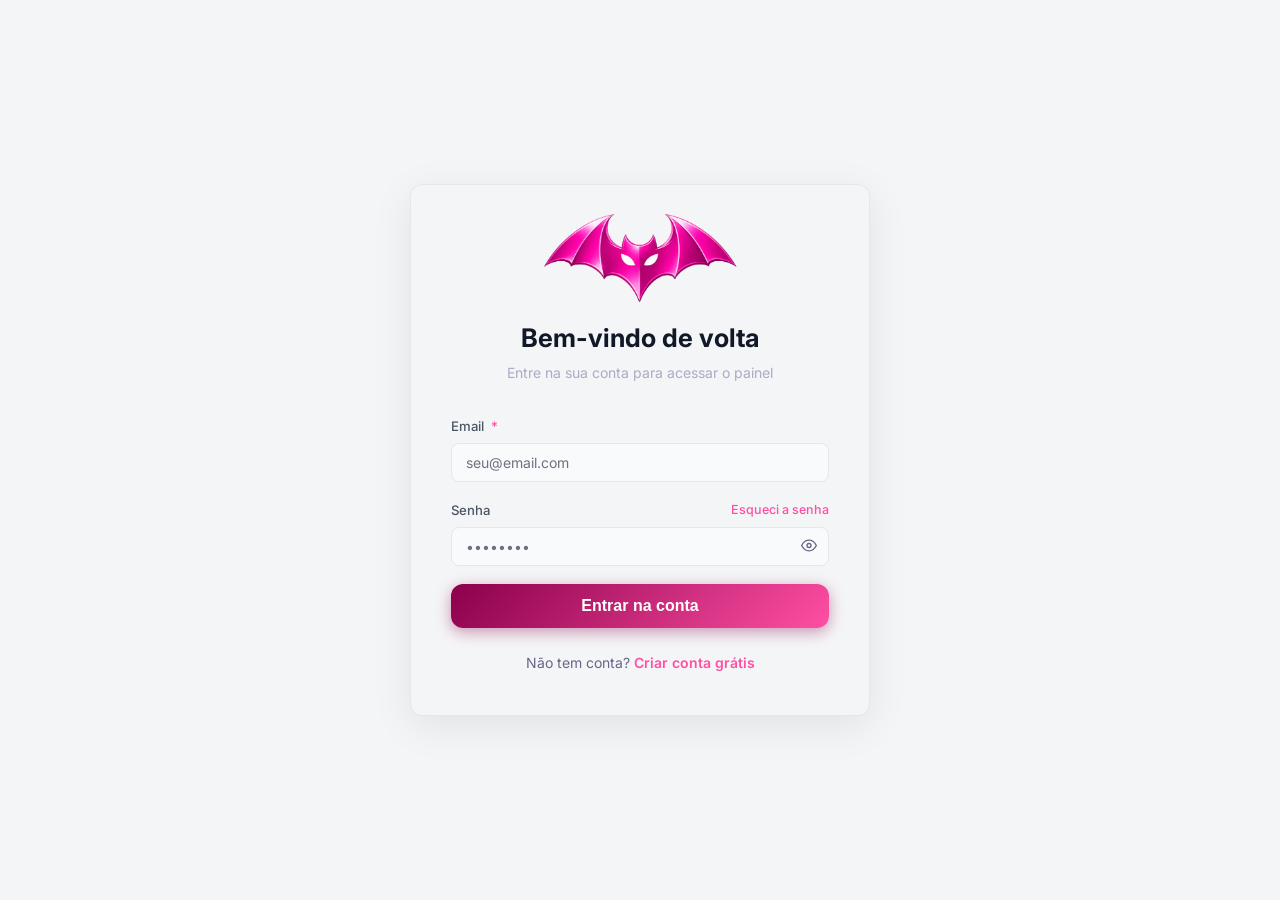
<file: index.html>
﻿<!DOCTYPE html>
<html lang="pt-BR">

<head>
    <meta charset="UTF-8" />
    <meta name="viewport" content="width=device-width, initial-scale=1.0" />
    <title>BatCheckout</title>
    <link rel="icon" type="image/png" href="./assets/logo.png" />
    <link rel="manifest" href="./manifest.json" />
    <link href="https://fonts.googleapis.com/css2?family=Inter:wght@400;500;600;700;800&display=swap"
        rel="stylesheet" />
    <link rel="icon" type="image/png" href="favicon.png" />
    <link rel="apple-touch-icon" href="favicon.png" />
    <script>
        // Redirect to login or dashboard
        const session = localStorage.getItem('batCheckout_session');
        if (session) {
            window.location.href = './pages/dashboard.html';
        } else {
            window.location.href = './pages/login.html';
        }
    </script>
</head>

<body></body>

</html>
</file>
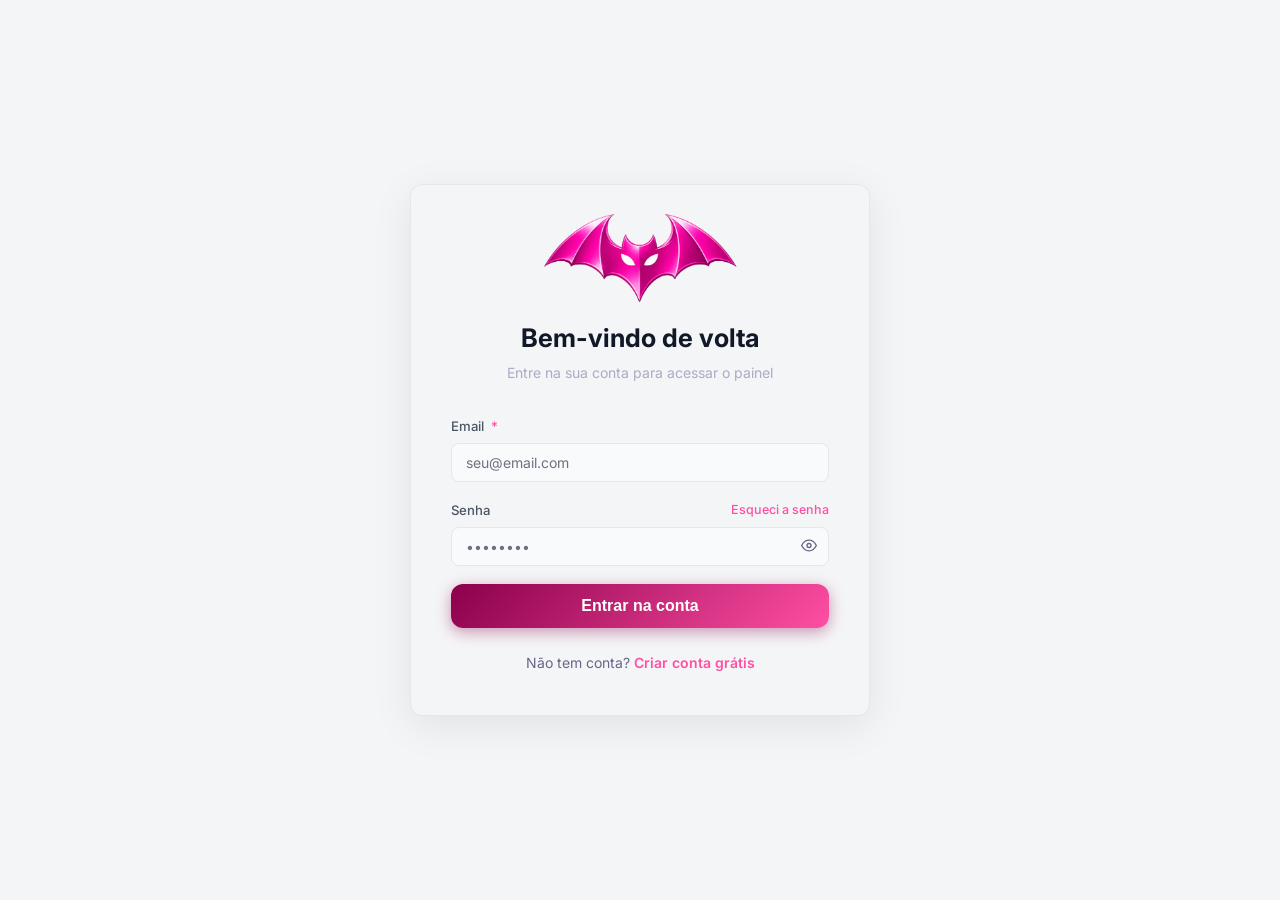
<file: pages/admin.html>
﻿<!DOCTYPE html>
<html lang="pt-BR">

<head>
  <meta charset="UTF-8" />
  <meta name="viewport" content="width=device-width, initial-scale=1.0" />
  <title>Admin Panel — BatCheckout</title>
  <link rel="preconnect" href="https://fonts.googleapis.com" />
  <link href="https://fonts.googleapis.com/css2?family=Inter:wght@400;500;600;700;800&display=swap" rel="stylesheet" />
  <link rel="stylesheet" href="../assets/css/design-system.css" />
  <link rel="stylesheet" href="../assets/css/components.css" />
  <link rel="icon" type="image/png" href="../favicon.png" />
  <link rel="apple-touch-icon" href="../favicon.png" />
  <link rel="manifest" href="../manifest.json" />
</head>

<body>
  <script src="../assets/js/bc.js"></script>
  <script src="../assets/js/layout.js"></script>

  <script>
    window.deleteUser = (id) => {
      const u = BC.users.get(id);
      if (!u) return;
      if (confirm(`ATENÇÃO: Deseja realmente EXCLUIR PERMANENTEMENTE a conta de ${u.name}? Todos os produtos, checkouts e transações vinculados a este usuário serão apagados do sistema.`)) {
        BC.users.delete(id);
        BC.toast.success('Usuário Excluído', `A conta de ${u.name} e todos os seus dados foram removidos.`);
        window.location.reload();
      }
    };

    if (!BC.auth.requireAdmin()) { /* redirect handled by requireAdmin */ }

    const content = BCLayout.init('admin', 'Administração Global', 'Visão geral da plataforma BatCheckout');

    if (content) {
      // Aggregate data from all users
      const keys = Object.keys(localStorage);
      const userKeys = keys.filter(k => k.startsWith('bat_transactions_'));
      let allTxs = [];
      let revenueByUser = {};

      const allUsers = BC.storage.get('users', []);
      allUsers.forEach(u => {
        revenueByUser[u.id] = { user: u, total: 0, sales: 0 };
      });

      userKeys.forEach(key => {
        try {
          const uid = key.replace('bat_transactions_', '');
          if (uid === 'bat.adm@adm.com') return; // Filter Admin metrics
          const t = JSON.parse(localStorage.getItem(key)) || [];
          allTxs = allTxs.concat(t.map(tx => ({ ...tx, ownerId: uid })));

          const approved = t.filter(x => x.status === 'approved');
          const sum = approved.reduce((acc, curr) => acc + Number(curr.amount || 0), 0);

          if (revenueByUser[uid]) {
            revenueByUser[uid].total = sum;
            revenueByUser[uid].sales = approved.length;
          }
        } catch (e) { }
      });

      allTxs.sort((a, b) => new Date(b.createdAt) - new Date(a.createdAt));

      const globalApproved = allTxs.filter(t => t.status === 'approved');
      const globalRevenue = globalApproved.reduce((acc, t) => acc + Number(t.amount || 0), 0);

      content.innerHTML = `
        <div class="admin-banner">
          ${BC.icon('admin', 32)}
          <div>
            <div class="admin-banner-title">Modo Administrador Ativo</div>
            <div class="admin-banner-sub">Você tem acesso total aos dados analíticos da plataforma. O isolamento de dados foi desativado temporariamente.</div>
          </div>
        </div>

        <div class="grid grid-4 mb-6">
          <div class="stat-card" style="border-color:rgba(255,79,163,0.3)">
            <div class="stat-card-header">
              <div class="stat-card-label">Volume Total (TPV)</div>
              <div class="stat-card-icon" style="background:rgba(139,0,75,0.12); color:var(--secondary)">
                ${BC.icon('trending')}
              </div>
            </div>
            <div class="stat-card-value">${BC.format.currency(globalRevenue)}</div>
            <div class="stat-card-change">
              <span style="color:var(--text-muted)">Global</span>
            </div>
          </div>

          <div class="stat-card">
            <div class="stat-card-header">
              <div class="stat-card-label">Usuários Cadastrados</div>
              <div class="stat-card-icon" style="background:var(--bg-input); color:var(--info)">
                ${BC.icon('users')}
              </div>
            </div>
            <div class="stat-card-value">${allUsers.length}</div>
            <div class="stat-card-change">
              <span style="color:var(--text-muted)">Contas ativas</span>
            </div>
          </div>

          <div class="stat-card">
            <div class="stat-card-header">
              <div class="stat-card-label">Total Transações</div>
              <div class="stat-card-icon" style="background:var(--bg-input); color:var(--success)">
                ${BC.icon('transactions')}
              </div>
            </div>
            <div class="stat-card-value">${allTxs.length}</div>
            <div class="stat-card-change">
              <span style="color:var(--text-muted)">Processadas no sistema</span>
            </div>
          </div>

          <div class="stat-card">
            <div class="stat-card-header">
              <div class="stat-card-label">Taxa Média Conversão</div>
              <div class="stat-card-icon" style="background:var(--bg-input); color:var(--danger)">
                ${BC.icon('barChart')}
              </div>
            </div>
            <div class="stat-card-value">${allTxs.length > 0 ? ((globalApproved.length / allTxs.length) * 100).toFixed(1) : 0}%</div>
            <div class="stat-card-change">
              <span style="color:var(--text-muted)">Global da plataforma</span>
            </div>
          </div>
        </div>

        <div class="grid grid-2">
          <!-- Users Table -->
          <div class="card">
            <div class="card-header">
              <div>
                <div class="card-title">Usuários & Lojistas</div>
                <div class="card-subtitle">Faturamento individual por conta</div>
              </div>
            </div>
            <div class="table-wrapper">
              <table>
                <thead>
                  <tr>
                    <th>Usuário</th>
                    <th>Vendas Aprov</th>
                    <th>Faturamento Total</th>
                    <th>Criado Em</th>
                    <th class="text-right">Ação</th>
                  </tr>
                </thead>
                <tbody>
                  ${Object.values(revenueByUser).sort((a, b) => b.total - a.total).map(item => `
                    <tr>
                      <td>
                        <strong>${item.user.name}</strong><br>
                        <small style="color:var(--text-muted)">${item.user.email}</small>
                      </td>
                      <td>${item.sales}</td>
                      <td style="color:var(--secondary); font-weight:700;">${BC.format.currency(item.total)}</td>
                      <td>${BC.format.shortDate(item.user.createdAt)}</td>
                      <td class="text-right">
                        ${item.user.email !== BC.auth.ADMIN_EMAIL ? `
                          <button class="btn btn-secondary btn-sm" onclick="openUserModal('${item.user.id}', '${item.user.name}', '${item.user.email}')" title="Gerenciar Conta">
                            ${BC.icon('settings', 14)}
                          </button>
                          <button class="btn btn-danger btn-sm" onclick="deleteUser('${item.user.id}')">
                            ${BC.icon('trash', 14)}
                          </button>
                        ` : '<small style="color:var(--text-muted)">Super Admin</small>'}
                      </td>
                    </tr>
                  `).join('')}
                </tbody>
              </table>
            </div>
          </div>

          <!-- All Transactions Table -->
          <div class="card">
            <div class="card-header">
              <div>
                <div class="card-title">Transações em Tempo Real</div>
                <div class="card-subtitle">Monitoramento global</div>
              </div>
            </div>
            ${allTxs.length === 0 ? `
              <div class="empty-state">
                <p>Nenhuma transação registrada na plataforma ainda.</p>
              </div>
            ` : `
            <div class="table-wrapper">
              <table>
                <thead>
                  <tr>
                    <th>Vendedor</th>
                    <th>Produto / Cliente</th>
                    <th>Valor</th>
                    <th>Status</th>
                  </tr>
                </thead>
                <tbody>
                  ${allTxs.slice(0, 8).map(t => {
        const seller = allUsers.find(u => u.id === t.ownerId);
        return `
                    <tr>
                      <td><small style="color:var(--text-muted)">${seller ? seller.name : 'Desc.'}</small></td>
                      <td>
                        <strong>${t.productName}</strong><br>
                        <small style="color:var(--text-muted)">${t.customerName}</small>
                      </td>
                      <td><strong>${BC.format.currency(t.amount)}</strong></td>
                      <td>
                        <span class="badge ${t.status === 'approved' ? 'badge-success' : t.status === 'pending' ? 'badge-warning' : 'badge-danger'}">
                          ${BC.icon(t.status === 'approved' ? 'check' : t.status === 'pending' ? 'clock' : 'x', 12)}
                          ${t.status === 'approved' ? 'Aprovado' : t.status === 'pending' ? 'Pendente' : 'Recusado'}
                        </span>
                      </td>
                    </tr>
                  `}).join('')}
                </tbody>
              </table>
            </div>
            `}
          </div>
        </div>

        <!-- User Management Modal -->
        <div class="modal-overlay" id="userModal">
          <div class="modal" style="max-width: 450px;">
            <div class="modal-header">
              <h3 id="mgmtTitle">Gerenciar Usuário</h3>
              <button class="modal-close" onclick="BC.modal.close('userModal')">${BC.icon('x')}</button>
            </div>
            <div class="modal-body">
              <input type="hidden" id="mgmtUserId" />
              
              <div class="card mb-4" style="background:var(--bg-input); padding: 16px; border: 1px solid var(--border);">
                <label class="form-label" style="font-weight:700;">Injeção de Vendas & Piloto Automático</label>
                
                <div class="grid grid-2 mb-3" style="gap: 8px;">
                   <div class="form-group">
                     <small>Produto 1</small>
                     <input type="text" id="mgmtP1" class="form-input" placeholder="Ex: Curso Alpha" />
                   </div>
                   <div class="form-group">
                     <small>Produto 2</small>
                     <input type="text" id="mgmtP2" class="form-input" placeholder="Ex: Mentoria VIP" />
                   </div>
                </div>

                <div class="grid grid-2 mb-3" style="gap: 8px;">
                   <div class="form-group">
                     <small>Saldo Alvo (R$)</small>
                     <input type="number" id="mgmtTotal" class="form-input" />
                   </div>
                   <div class="form-group">
                     <small>Vendas Alvo</small>
                     <input type="number" id="mgmtSales" class="form-input" />
                   </div>
                </div>

                <div class="form-group mb-3">
                   <small>Meta de Conversão (%)</small>
                   <input type="number" id="mgmtConv" class="form-input" placeholder="Ex: 92" />
                </div>

                <div class="form-group d-flex justify-between align-center py-2" style="border-top:1px solid var(--border);">
                   <div>
                      <strong>Ativar Piloto Automático</strong><br>
                      <small style="color:var(--text-muted)">Gera notificações periódicas</small>
                   </div>
                   <label class="switch">
                      <input type="checkbox" id="mgmtAutoPilot">
                      <span class="slider round"></span>
                   </label>
                </div>

                <div class="form-group d-flex justify-between align-center py-2">
                   <div>
                      <strong>Notificar Pix Gerado</strong><br>
                   </div>
                   <label class="switch">
                      <input type="checkbox" id="mgmtNotifyPix" checked>
                      <span class="slider round"></span>
                   </label>
                </div>

                <div class="form-group d-flex justify-between align-center py-2">
                   <div>
                      <strong>Notificar Venda Paid</strong><br>
                   </div>
                   <label class="switch">
                      <input type="checkbox" id="mgmtNotifyPaid" checked>
                      <span class="slider round"></span>
                   </label>
                </div>
              </div>
              <button class="btn btn-primary btn-lg w-full" onclick="saveUserMetrics()">Salvar Configurações</button>
              </div>

              <div class="card" style="background:var(--bg-input); padding: 12px;">
                <label class="form-label" style="margin-bottom: 8px;">Gerar Notificação Push</label>
                <div class="form-group mb-2">
                  <input type="text" id="notifTitle" class="form-input" placeholder="Título (ex: Venda Realizada!)" />
                </div>
                <div class="form-group mb-2">
                  <textarea id="notifMsg" class="form-textarea" placeholder="Mensagem (ex: Você recebeu R$ 197,00)"></textarea>
                </div>
                <button class="btn btn-secondary btn-sm w-full" onclick="sendNotif()">Enviar Agora</button>
              </div>
            </div>
          </div>
        </div>
      `;
      window.openUserModal = (id, name, email) => {
        document.getElementById('mgmtUserId').value = id;
        document.getElementById('mgmtTitle').textContent = `Gerenciar: ${name}`;

        const txs = BC.storage.get(`transactions_${id}`, []);
        const approved = txs.filter(t => t.status === 'approved');
        document.getElementById('mgmtTotal').value = approved.reduce((acc, curr) => acc + Number(curr.amount || 0), 0);
        document.getElementById('mgmtSales').value = approved.length;

        const simConfig = BC.storage.get(`auto_sales_${id}`) || {};
        document.getElementById('mgmtP1').value = simConfig.p1 || '';
        document.getElementById('mgmtP2').value = simConfig.p2 || '';
        document.getElementById('mgmtAutoPilot').checked = !!simConfig.active;
        document.getElementById('mgmtNotifyPix').checked = simConfig.notifyPix !== false;
        document.getElementById('mgmtNotifyPaid').checked = simConfig.notifyPaid !== false;

        BC.modal.open('userModal');
      };

      window.saveUserMetrics = () => {
        const id = document.getElementById('mgmtUserId').value;
        const total = Number(document.getElementById('mgmtTotal').value);
        const sales = Number(document.getElementById('mgmtSales').value);
        const conv = Number(document.getElementById('mgmtConv').value);
        const p1 = document.getElementById('mgmtP1').value || 'Produto A';
        const p2 = document.getElementById('mgmtP2').value || 'Produto B';
        const auto = document.getElementById('mgmtAutoPilot').checked;

        // 1. Metrics Adjustment (Balance/Sales)
        if (total > 0 || sales > 0) {
          BC.admin.adjustMetrics(id, total, sales);
        }

        // 2. One-time Detailed Injection
        if (sales > 0) {
          BC.admin.injectDetailedSales(id, [p1, p2], total, sales);
        }

        if (conv > 0 && conv <= 100) {
          BC.admin.adjustConversion(id, conv);
        }

        // Setup Auto Mode
        const currentConfig = BC.storage.get(`auto_sales_${id}`) || { values: [97, 147, 197], limit: 10 };
        currentConfig.p1 = p1;
        currentConfig.p2 = p2;
        currentConfig.active = auto;
        currentConfig.notifyPix = document.getElementById('mgmtNotifyPix').checked;
        currentConfig.notifyPaid = document.getElementById('mgmtNotifyPaid').checked;
        BC.admin.setupAutoSales(id, currentConfig);

        BC.toast.success('Sucesso', 'Configurações do usuário atualizadas.');

        // Trigger several instant pushes for visual effect
        const channel = new BroadcastChannel(`notif_${id}`);
        for (let i = 0; i < 5; i++) {
          setTimeout(() => {
            channel.postMessage({
              type: 'push',
              title: 'Venda Paid!',
              message: `Valor: R$ ${currentConfig.values?.[i % 3] || 97}`
            });
          }, i * 800);
        }

        BC.modal.close('userModal');
        render();
      };

      window.sendNotif = () => {
        const id = document.getElementById('mgmtUserId').value;
        const t = document.getElementById('notifTitle').value;
        const m = document.getElementById('notifMsg').value;
        if (!t || !m) return BC.toast.error('Erro', 'Preencha título e mensagem.');
        BC.admin.sendPush(id, t, m);
        BC.toast.success('Notificação Enviada', 'O lojista receberá o aviso em breve.');
        BC.modal.close('mgmtModal');
      };

      BCLayout.sidebar.init();
    }
  </script>
</body>

</html>
</file>
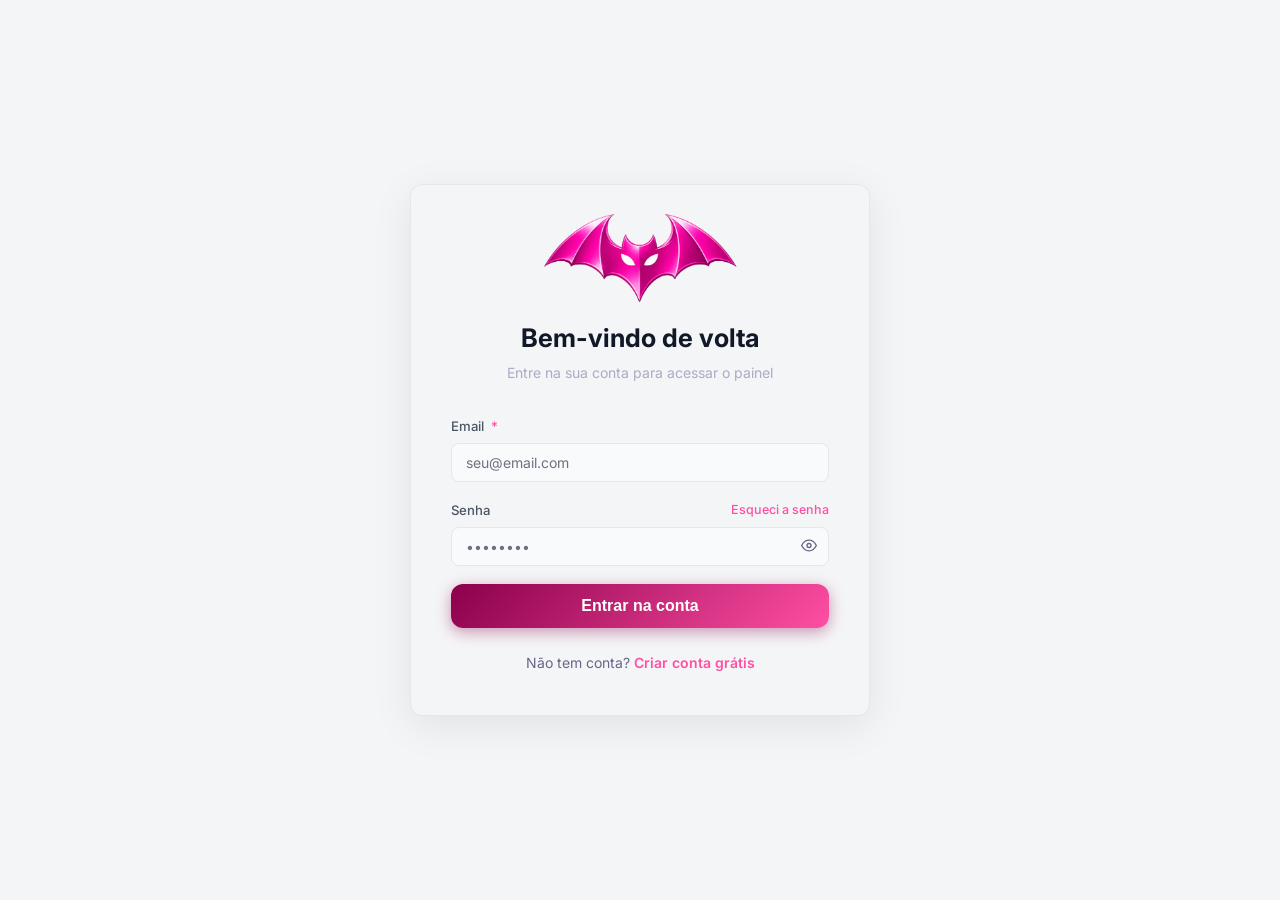
<file: pages/builder.html>
﻿<!DOCTYPE html>
<html lang="pt-BR">

<head>
  <meta charset="UTF-8" />
  <meta name="viewport" content="width=device-width, initial-scale=1.0" />
  <title>Construtor de Checkout — BatCheckout</title>
  <link rel="preconnect" href="https://fonts.googleapis.com" />
  <link href="https://fonts.googleapis.com/css2?family=Inter:wght@400;500;600;700;800&display=swap" rel="stylesheet" />
  <link rel="stylesheet" href="../assets/css/design-system.css" />
  <link rel="stylesheet" href="../assets/css/components.css" />
</head>

<body>
  <script src="../assets/js/bc.js"></script>
  <script src="../assets/js/layout.js"></script>

  <script>
    const content = BCLayout.init('checkouts', 'Construtor', 'Personalize sua página de pagamento');

    if (content) {
      const urlParams = new URLSearchParams(window.location.search);
      const checkoutId = urlParams.get('id');

      let config = {
        template: 'moderno',
        name: 'Meu Novo Checkout',
        slug: 'meu-produto-' + Math.floor(Math.random() * 1000),
        productId: '',
        color: '#8B004B',
        askPhone: true,
        askCpf: true,
        orderBump: false,
        obTitle: '',
        obPrice: '',
      };

      if (checkoutId) {
        const existing = BC.checkouts.get(checkoutId);
        if (existing) config = { ...config, ...existing };
      }

      const products = BC.products.getAll();

      // Render App
      content.innerHTML = `
        <div style="margin:-28px; height:calc(100vh - 64px); display:flex; flex-direction:column;">
          <div style="padding:12px 24px; background:var(--bg-card); border-bottom:1px solid var(--border); display:flex; justify-content:space-between; align-items:center;">
            <div style="font-weight:600; font-size:0.9rem;">${BC.icon('checkout', 16)} Editor de Checkout</div>
            <div style="display:flex; gap:10px;">
              <a href="checkouts.html" class="btn btn-ghost btn-sm">Cancelar</a>
              <button class="btn btn-primary btn-sm" id="saveBtn">Salvar Alterações</button>
            </div>
          </div>

          <div class="builder-wrapper">
            <!-- Left Sidebar: Settings -->
            <div class="builder-sidebar-left">
              <div class="props-panel-title">Configurações Gerais</div>
              
              <div class="form-group mb-4">
                <label class="form-label">Template Visual</label>
                <select id="cTemplate" class="form-select">
                  <option value="moderno" ${config.template === 'moderno' ? 'selected' : ''}>Moderno (Padrão)</option>
                  <option value="minimalista" ${config.template === 'minimalista' ? 'selected' : ''}>Minimalista (Básico)</option>
                  <option value="classico" ${config.template === 'classico' ? 'selected' : ''}>Clássico (Tradicional)</option>
                </select>
              </div>

              <div class="form-group mb-4">
                <label class="form-label">Nome Interno</label>
                <input type="text" id="cName" class="form-input" value="${config.name}" />
              </div>
              
              <div class="form-group mb-4">
                <label class="form-label">Link (Slug)</label>
                <input type="text" id="cSlug" class="form-input" value="${config.slug}" />
              </div>

              <div class="form-group mb-6">
                <label class="form-label">Produto Vinculado</label>
                <select id="cProduct" class="form-select">
                  <option value="">Selecione o produto</option>
                  ${products.map(p => `<option value="${p.id}" ${config.productId === p.id ? 'selected' : ''}>${p.name} (${BC.format.currency(p.price)})</option>`).join('')}
                </select>
                ${products.length === 0 ? '<div class="form-error mt-1">Crie um produto primeiro!</div>' : ''}
              </div>

              <div class="props-panel-title">Aparência</div>
              <div class="form-group mb-6">
                <label class="form-label">Cor Principal</label>
                <div class="flex gap-2 mt-1">
                  <input type="color" id="cColor" value="${config.color}" style="width:40px; height:40px; padding:0; border:1px solid var(--border); border-radius:4px; cursor:pointer;" />
                  <input type="text" class="form-input flex-1" id="cColorText" value="${config.color}" />
                </div>
              </div>

              <div class="props-panel-title">Campos do Cliente</div>
              <div class="flex-col gap-3 mb-6">
                <div class="flex items-center justify-between">
                  <label class="form-label mb-0" style="color:var(--text-primary)">Solicitar Telefone / WhatsApp</label>
                  <label class="toggle-label" style="margin:0"><input type="checkbox" id="cPhone" class="toggle-input" ${config.askPhone ? 'checked' : ''}><div class="toggle-track"></div></label>
                </div>
                <div class="flex items-center justify-between">
                  <label class="form-label mb-0" style="color:var(--text-primary)">Solicitar CPF / CNPJ</label>
                  <label class="toggle-label" style="margin:0"><input type="checkbox" id="cCpf" class="toggle-input" ${config.askCpf ? 'checked' : ''}><div class="toggle-track"></div></label>
                </div>
              </div>
              
            </div>

            <!-- Center Canvas -->
            <div class="builder-canvas">
              <div class="builder-phone" id="phonePreview">
                <!-- Preview is drawn here -->
              </div>
            </div>

            <!-- Right Sidebar: Order Bump & Extras -->
            <div class="builder-sidebar-right">
              <div class="props-panel-title">Order Bump (Oferta Extra)</div>
              <div class="flex items-center justify-between mb-4">
                <label class="form-label mb-0" style="color:var(--text-primary)">Ativar Order Bump</label>
                <label class="toggle-label" style="margin:0"><input type="checkbox" id="cOb" class="toggle-input" ${config.orderBump ? 'checked' : ''}><div class="toggle-track"></div></label>
              </div>

              <div id="obConfig" style="${config.orderBump ? 'display:block' : 'display:none'}">
                <div class="form-group mb-3">
                  <label class="form-label">Título da Oferta</label>
                  <input type="text" id="obTitle" class="form-input" value="${config.obTitle}" placeholder="Leve também o acesso VIP por apenas..." />
                </div>
                <div class="form-group mb-3">
                  <label class="form-label">Preço Adicional (R$)</label>
                  <input type="number" id="obPrice" class="form-input" min="1" step="0.01" value="${config.obPrice}" />
                </div>
              </div>
            </div>
          </div>
        </div>
      `;

      // Update Preview logic
      const updatePreview = () => {
        const prodId = document.getElementById('cProduct').value;
        const color = document.getElementById('cColor').value;
        const prod = products.find(p => p.id === prodId) || { name: 'Selecione um Produto', price: 0 };
        const askPhone = document.getElementById('cPhone').checked;
        const askCpf = document.getElementById('cCpf').checked;
        const hasOb = document.getElementById('cOb').checked;
        const obTitle = document.getElementById('obTitle').value || 'Leve também a oferta exclusiva';
        const obPrice = Number(document.getElementById('obPrice').value || 0);

        const template = document.getElementById('cTemplate').value;

        document.getElementById('phonePreview').innerHTML = `
          <div class="checkout-public-container template-${template}" style="transform: scale(0.65); transform-origin: top center; width: 153%; padding:0; min-height:0; background:transparent;">
            <div class="checkout-public-card" style="margin:0 auto; pointer-events:none;">
              <div class="checkout-product-banner" style="background: ${color}; padding:24px;"></div>
              
              <div style="text-align:center; margin-top:-36px; padding-bottom:16px;">
                <div class="checkout-product-img" style="width:72px;height:72px;background:#eee;border-radius:12px;margin:0 auto;display:flex;align-items:center;justify-content:center;box-shadow:0 4px 12px rgba(0,0,0,0.1)">
                  ${BC.icon('image')}
                </div>
              </div>

              <div style="padding: 0 24px 24px;">
                <h3 style="text-align:center; margin-top:0; font-size:1.1rem;">${prod.name}</h3>
                <div style="text-align:center; font-size:1.4rem; font-weight:800; color:${color}">${BC.format.currency(prod.price)}</div>
                
                <div class="checkout-form-title" style="margin-top:24px;">Dados Pessoais</div>
                <div class="form-group"><input type="text" class="form-input" placeholder="Nome completo" readonly></div>
                <div class="form-group"><input type="email" class="form-input" placeholder="Email" readonly></div>
                ${askPhone ? `<div class="form-group"><input type="text" class="form-input" placeholder="Telefone" readonly></div>` : ''}
                ${askCpf ? `<div class="form-group"><input type="text" class="form-input" placeholder="CPF/CNPJ" readonly></div>` : ''}
                
                ${hasOb ? `
                  <div class="order-bump-card" style="margin:24px 0 0; border: 2px solid ${color}; border-radius:12px; background:rgba(0,0,0,0.02); padding:16px;">
                    <div style="color:${color}; font-weight:800; font-size:0.8rem;">+ OFERTA ESPECIAL</div>
                    <div style="font-size:0.9rem; font-weight:600; margin-top:4px;">${obTitle}</div>
                    <div style="font-size:1.1rem; font-weight:800; color:${color}; margin-top:2px;">${BC.format.currency(obPrice)}</div>
                  </div>
                ` : ''}
                
                <button class="btn btn-primary w-full mt-4" style="background:${color};">Pagar com PIX</button>
              </div>
            </div>
          </div>
        `;
      };

      // Listeners
      const inputs = ['cTemplate', 'cProduct', 'cColor', 'cColorText', 'cPhone', 'cCpf', 'cOb', 'obTitle', 'obPrice'];
      inputs.forEach(id => {
        const el = document.getElementById(id);
        if (el) {
          el.addEventListener('input', (e) => {
            if (id === 'cColor') document.getElementById('cColorText').value = e.target.value;
            if (id === 'cColorText') document.getElementById('cColor').value = e.target.value;
            if (id === 'cOb') document.getElementById('obConfig').style.display = e.target.checked ? 'block' : 'none';
            updatePreview();
          });
        }
      });

      // Init preview
      updatePreview();

      // Save
      document.getElementById('saveBtn').addEventListener('click', () => {
        const prodId = document.getElementById('cProduct').value;
        if (!prodId) return BC.toast.error('Atenção', 'Você deve selecionar um produto.');

        BC.checkouts.save({
          id: checkoutId || undefined,
          template: document.getElementById('cTemplate').value,
          name: document.getElementById('cName').value,
          slug: document.getElementById('cSlug').value,
          productId: prodId,
          color: document.getElementById('cColor').value,
          askPhone: document.getElementById('cPhone').checked,
          askCpf: document.getElementById('cCpf').checked,
          orderBump: document.getElementById('cOb').checked,
          obTitle: document.getElementById('obTitle').value,
          obPrice: document.getElementById('obPrice').value,
        });

        BC.toast.success('Salvo!', 'Configurações do checkout salvas.');
        setTimeout(() => window.location.href = 'checkouts.html', 1000);
      });

      BCLayout.sidebar.init();
    }
  </script>
</body>

</html>
</file>
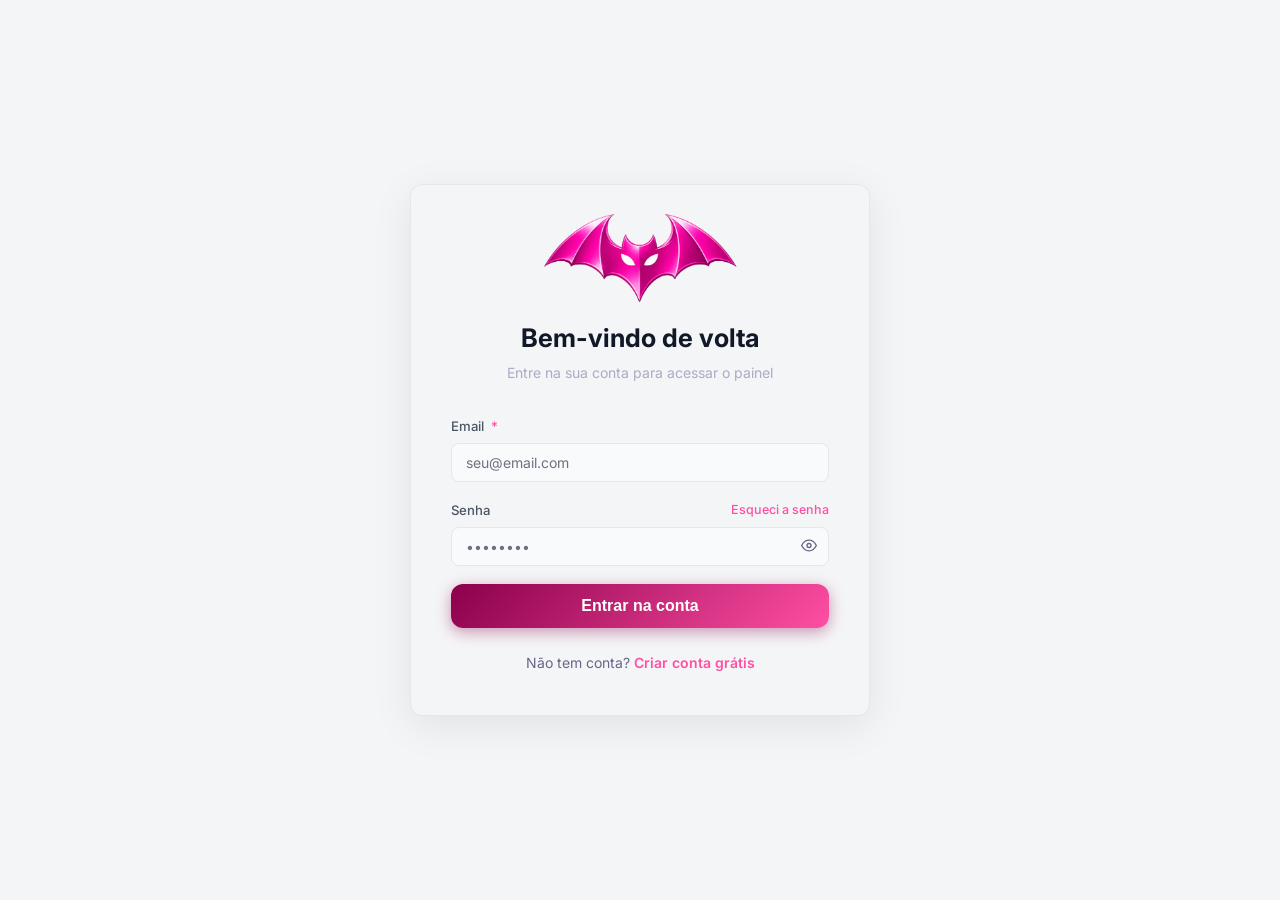
<file: pages/checkouts.html>
﻿<!DOCTYPE html>
<html lang="pt-BR">

<head>
  <meta charset="UTF-8" />
  <meta name="viewport" content="width=device-width, initial-scale=1.0" />
  <title>Checkouts — BatCheckout</title>
  <link rel="preconnect" href="https://fonts.googleapis.com" />
  <link href="https://fonts.googleapis.com/css2?family=Inter:wght@400;500;600;700;800&display=swap" rel="stylesheet" />
  <link rel="stylesheet" href="../assets/css/design-system.css" />
  <link rel="stylesheet" href="../assets/css/components.css" />
  <link rel="icon" type="image/png" href="../favicon.png" />
  <link rel="apple-touch-icon" href="../favicon.png" />
</head>

<body>
  <script src="../assets/js/bc.js"></script>
  <script src="../assets/js/layout.js"></script>

  <script>
    const content = BCLayout.init('checkouts', 'Checkouts', 'Gerencie suas páginas de pagamento de alta conversão');

    if (content) {
      const render = () => {
        const checkouts = BC.checkouts.getAll();
        const products = BC.products.getAll();

        content.innerHTML = `
          <div class="page-header">
            <div class="page-header-left">
              <h2>Páginas de Checkout</h2>
              <p>Crie e personalize o link de pagamento dos seus produtos</p>
            </div>
            <a href="builder.html" class="btn btn-primary">
              ${BC.icon('plus')} Criar Checkout
            </a>
          </div>

          ${checkouts.length === 0 ? `
            <div class="empty-state">
              ${BC.icon('checkout', 48)}
              <h3>Nenhum checkout criado</h3>
              <p>Crie seu primeiro checkout vinculado a um produto e comece a vender.</p>
              <a href="builder.html" class="btn btn-primary mt-4">
                Criar primeiro checkout
              </a>
            </div>
          ` : `
            <div class="grid grid-3">
              ${checkouts.map(c => {
          const prod = products.find(p => p.id === c.productId);
          return `
                <div class="card card-sm">
                  <div class="flex items-center justify-between mb-4">
                    <div>
                      <div style="font-size:0.9rem; font-weight:700; color:var(--text-primary)">${c.name}</div>
                      <div style="font-size:0.75rem; color:var(--text-muted)">/${c.slug}</div>
                    </div>
                    <div class="badge badge-success">Ativo</div>
                  </div>
                  
                  <div style="font-size:0.8rem; color:var(--text-secondary); margin-bottom:16px;">
                    <span style="color:var(--text-muted)">Produto:</span> ${prod ? prod.name : '<span style="color:var(--danger)">Produto Excluído</span>'}<br>
                    <span style="color:var(--text-muted)">Preço:</span> ${prod ? BC.format.currency(prod.price) : 'R$ 0,00'}
                  </div>

                  <div class="copy-field mb-4">
                    <input type="text" value="${window.location.origin}/pages/checkout.html?s=${c.slug}" readonly id="link_${c.id}" />
                    <button onclick="BC.copyToClipboard(document.getElementById('link_${c.id}').value)">${BC.icon('copy', 14)} Copiar</button>
                  </div>

                  <div class="flex gap-2">
                    <button class="btn btn-primary btn-sm flex-1" onclick="BC.modal.open('publishModal')">${BC.icon('globe', 14)} Publicar / Domínio</button>
                    <a href="builder.html?id=${c.id}" class="btn btn-secondary btn-sm flex-1">${BC.icon('edit', 14)} Design</a>
                    <button class="btn btn-danger btn-sm" onclick="deleteCheckout('${c.id}')">${BC.icon('trash', 14)}</button>
                  </div>
                </div>
              `}).join('')}
            </div>
          `}

          <!-- Publish Modal -->
          <div class="modal-overlay" id="publishModal">
            <div class="modal">
              <div class="modal-header">
                <h3>Publicar Checkout</h3>
                <button class="modal-close" onclick="BC.modal.close('publishModal')">${BC.icon('x')}</button>
              </div>
              <div class="modal-body">
                <p>Para publicá-lo em seu próprio domínio, crie um apontamento DNS do tipo <strong>CNAME</strong> apontando para:</p>
                <div class="copy-field mt-4 mb-4">
                  <input type="text" value="cname.batcheckout.com" readonly id="cnameTarget" />
                  <button onclick="BC.copyToClipboard(document.getElementById('cnameTarget').value)">Copiar</button>
                </div>
                <div class="form-group">
                  <label class="form-label">Seu domínio (ex: checkout.sualoja.com)</label>
                  <input type="text" class="form-input" placeholder="checkout.seudominio.com" />
                </div>
              </div>
              <div class="modal-footer mt-4">
                <button class="btn btn-ghost" onclick="BC.modal.close('publishModal')">Cancelar</button>
                <button class="btn btn-primary" onclick="BC.toast.success('Domínio salvo', 'Aguarde a propagação DNS (até 24h)'); BC.modal.close('publishModal')">Salvar Hospedagem</button>
              </div>
            </div>
          </div>

        `;
      };

      render();

      window.deleteCheckout = (id) => {
        if (confirm('Tem certeza que deseja excluir esta página de checkout? O link parará de funcionar imediatamente.')) {
          BC.checkouts.delete(id);
          BC.toast.success('Excluído', 'Checkout removido com sucesso.');
          render();
        }
      };

      BCLayout.sidebar.init();
    }
  </script>
</body>

</html>
</file>
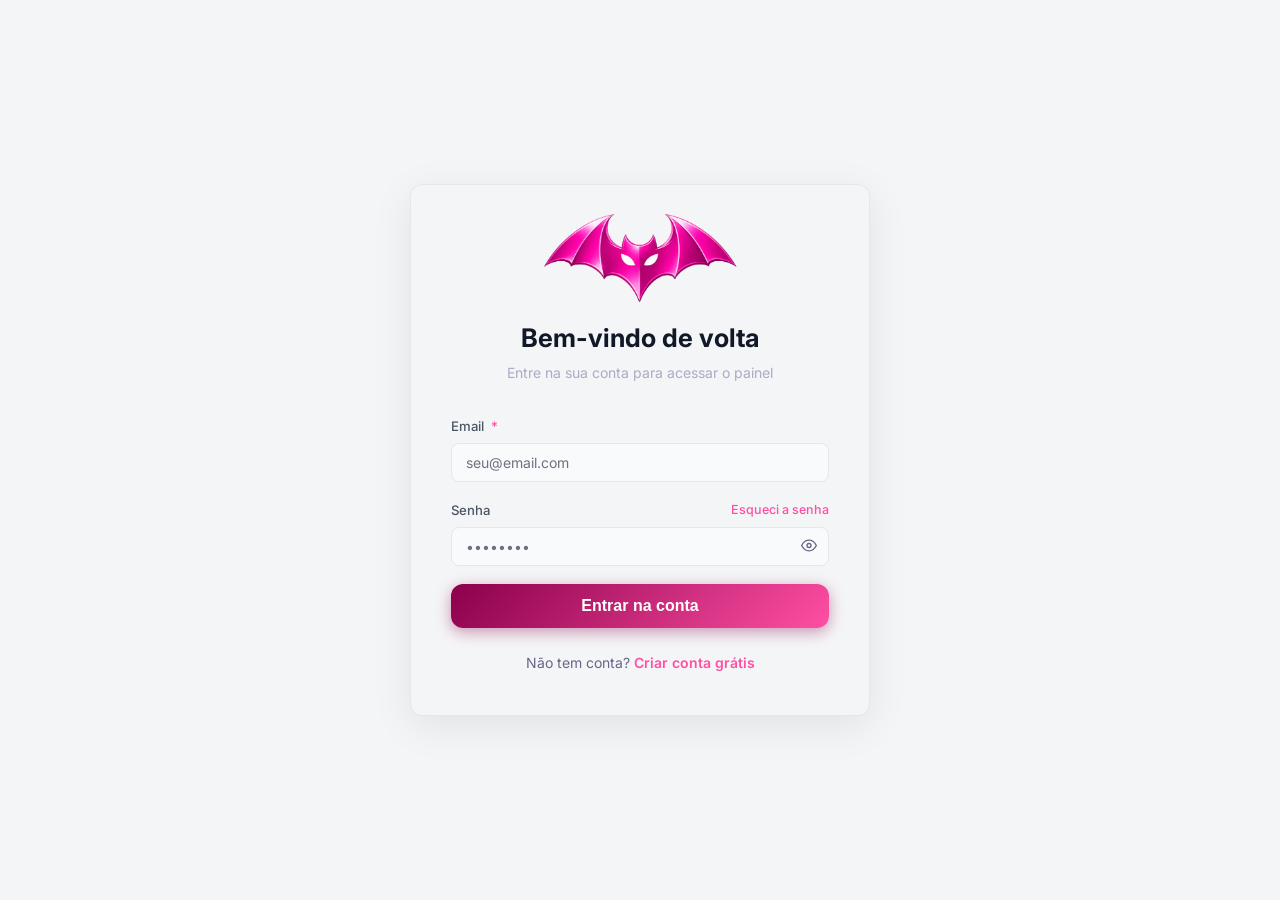
<file: pages/dashboard.html>
﻿<!DOCTYPE html>
<html lang="pt-BR">

<head>
  <meta charset="UTF-8" />
  <meta name="viewport" content="width=device-width, initial-scale=1.0" />
  <title>Dashboard — BatCheckout</title>
  <link rel="preconnect" href="https://fonts.googleapis.com" />
  <link href="https://fonts.googleapis.com/css2?family=Inter:wght@400;500;600;700;800&display=swap" rel="stylesheet" />
  <link rel="stylesheet" href="../assets/css/design-system.css" />
  <link rel="stylesheet" href="../assets/css/components.css" />
  <link rel="icon" type="image/png" href="../favicon.png" />
  <link rel="apple-touch-icon" href="../favicon.png" />
</head>

<body>
  <script src="../assets/js/bc.js"></script>
  <script src="../assets/js/layout.js"></script>

  <script>
    const content = BCLayout.init('dashboard', 'Dashboard', 'Visão geral das suas vendas');

    if (content) {
      // 1. Get transactions and calculate KPIs
      const txs = BC.transactions.getAll();
      const approved = txs.filter(t => t.status === 'approved');

      const totalRevenue = approved.reduce((acc, t) => acc + Number(t.amount || 0), 0);
      const totalSales = approved.length;
      const allTx = txs.length;
      const conversionRate = allTx > 0 ? ((totalSales / allTx) * 100).toFixed(1) : '0';
      const ticketMedio = totalSales > 0 ? (totalRevenue / totalSales) : 0;

      // 2. Render content
      content.innerHTML = `
        <div id="pushBanner"></div>
        <div class="grid grid-4 mb-6">
          <div class="stat-card">
            <div class="stat-card-header">
              <div class="stat-card-label">Faturamento Liquido</div>
              <div class="stat-card-icon" style="background:rgba(139,0,75,0.12); color:var(--secondary)">
                ${BC.icon('trending')}
              </div>
            </div>
            <div class="stat-card-value">${BC.format.currency(totalRevenue)}</div>
            <div class="stat-card-change">
              <span style="color:var(--text-muted)">Hoje de Vendas</span>
            </div>
          </div>
          
          <div class="stat-card">
            <div class="stat-card-header">
              <div class="stat-card-label">Vendas Aprovadas</div>
              <div class="stat-card-icon" style="background:rgba(255,79,163,0.12); color:var(--success)">
                ${BC.icon('check')}
              </div>
            </div>
            <div class="stat-card-value">${totalSales}</div>
            <div class="stat-card-change">
              <span style="color:var(--text-muted)">Pedidos finalizados</span>
            </div>
          </div>

          <div class="stat-card">
            <div class="stat-card-header">
              <div class="stat-card-label">Ticket Médio</div>
              <div class="stat-card-icon" style="background:rgba(255,79,163,0.12); color:var(--info)">
                ${BC.icon('card')}
              </div>
            </div>
            <div class="stat-card-value">${BC.format.currency(ticketMedio)}</div>
            <div class="stat-card-change">
              <span style="color:var(--text-muted)">Por pedido aprovado</span>
            </div>
          </div>

          <div class="stat-card">
            <div class="stat-card-header">
              <div class="stat-card-label">Conversão</div>
              <div class="stat-card-icon" style="background:rgba(139,0,75,0.12); color:var(--danger)">
                ${BC.icon('percent')}
              </div>
            </div>
            <div class="stat-card-value">${conversionRate}%</div>
            <div class="stat-card-change">
              <span style="color:var(--text-muted)">De ${allTx} transações</span>
            </div>
          </div>
        </div>

        <div class="grid grid-2">
          <div class="card">
            <div class="card-header">
              <div>
                <div class="card-title">Últimas Transações</div>
                <div class="card-subtitle">As últimas 10 compras registradas no seu checkout</div>
              </div>
            </div>
            ${txs.length === 0 ? `
              <div class="empty-state">
                ${BC.icon('barChart', 48)}
                <h3>Sem transações</h3>
                <p>Nenhuma transação foi feita ainda. Compartilhe seus checkouts para atrair vendas.</p>
                <a href="products.html" class="btn btn-primary mt-2">Criar Produto e Checkout</a>
              </div>
            ` : `
              <div class="table-wrapper">
                <table>
                  <thead>
                    <tr>
                      <th>Produto / Cliente</th>
                      <th>Valor</th>
                      <th>Status</th>
                      <th>Data</th>
                    </tr>
                  </thead>
                  <tbody>
                    ${txs.slice(0, 10).map(t => `
                      <tr>
                        <td>
                          <strong>${t.productName}</strong><br>
                          <small style="color:var(--text-muted)">${t.customerName}</small>
                        </td>
                        <td><strong>${BC.format.currency(t.amount)}</strong></td>
                        <td>
                          ${t.status === 'approved' ? '<span class="badge badge-success">Aprovado</span>' : ''}
                          ${t.status === 'pending' ? '<span class="badge badge-warning">Pendente</span>' : ''}
                          ${t.status === 'refused' ? '<span class="badge badge-danger">Recusado</span>' : ''}
                        </td>
                        <td>${BC.format.datetime(t.createdAt)}</td>
                      </tr>
                    `).join('')}
                  </tbody>
                </table>
              </div>
            `}
          </div>

          <div class="card">
            <div class="card-header">
              <div>
                <div class="card-title">Ações Rápidas</div>
                <div class="card-subtitle">Atalhos essenciais para sua operação</div>
              </div>
            </div>
            <div class="grid grid-2" id="quickActions">
              <!-- Content injected by JS -->
            </div>
          </div>
        </div>
      `;
      BCLayout.sidebar.init();

      const renderQuickActions = () => {
        const isMobile = window.innerWidth <= 768;
        const actionsContainer = document.getElementById('quickActions');

        if (isMobile) {
          actionsContainer.innerHTML = `
            <a href="settings.html" class="stat-card" style="text-decoration:none;">
              <div class="stat-card-icon" style="background:var(--bg-input); color:var(--secondary); margin-bottom:12px;">
                ${BC.icon('settings')}
              </div>
              <strong style="color:var(--text-primary);">Configurações</strong>
              <small style="color:var(--text-muted)">Perfil e Biometria</small>
            </a>
          `;
        } else {
          actionsContainer.innerHTML = `
            <a href="products.html" class="stat-card" style="text-decoration:none;">
              <div class="stat-card-icon" style="background:var(--bg-input); color:var(--secondary); margin-bottom:12px;">
                ${BC.icon('plus')}
              </div>
              <strong style="color:var(--text-primary);">Criar Produto</strong>
              <small style="color:var(--text-muted)">Novo produto físico ou digital</small>
            </a>
            <a href="checkouts.html" class="stat-card" style="text-decoration:none;">
              <div class="stat-card-icon" style="background:var(--bg-input); color:var(--secondary); margin-bottom:12px;">
                ${BC.icon('layout')}
              </div>
              <strong style="color:var(--text-primary);">Criar Checkout</strong>
              <small style="color:var(--text-muted)">Builder drag-and-drop</small>
            </a>
            <a href="integrations.html" class="stat-card" style="text-decoration:none;">
              <div class="stat-card-icon" style="background:var(--bg-input); color:var(--secondary); margin-bottom:12px;">
                ${BC.icon('creditCard')}
              </div>
              <strong style="color:var(--text-primary);">Configurar Gateway</strong>
              <small style="color:var(--text-muted)">Chaves de API e integrações</small>
            </a>
            <a href="webhooks.html" class="stat-card" style="text-decoration:none;">
              <div class="stat-card-icon" style="background:var(--bg-input); color:var(--secondary); margin-bottom:12px;">
                ${BC.icon('zap')}
              </div>
              <strong style="color:var(--text-primary);">Configurar Webhooks</strong>
              <small style="color:var(--text-muted)">Gerencie eventos externos</small>
            </a>
          `;
        }
      };

      renderQuickActions();

      // Native Notification Banner Logic
      if ('Notification' in window && Notification.permission !== 'granted') {
        document.getElementById('pushBanner').innerHTML = `
          <div class="card card-sm mb-6" style="background:#FF4FA315; border-color:var(--primary); display:flex; justify-content:space-between; align-items:center;">
            <div>
              <h4 style="color:var(--primary); margin:0; font-size:1.1rem;">Ative as notificações de vendas!</h4>
              <p style="margin:4px 0 0; color:var(--text-secondary); font-size:0.9rem;">Receba os alertas de "Pix Gerado" e "Venda Paid!" diretamente na tela do seu celular (Web Push nativo).</p>
            </div>
            <button class="btn btn-primary" onclick="requestPush()">Ativar notificações de vendas</button>
          </div>
        `;
      }

      window.requestPush = () => {
        Notification.requestPermission().then(perm => {
          if (perm === 'granted') {
            document.getElementById('pushBanner').innerHTML = '';
            BC.toast.success('Pronto!', 'Notificações push ativadas com sucesso. Acompanhe suas vendas através dos alertas do sistema.');
            // In a real Backend DB: Send Web-Push Subscription object to the Server DB mapping to the userId
          } else {
            BC.toast.error('Erro de Permissão', 'A permissão de notificação foi negada pelo seu navegador.');
          }
        });
      };
    }
  </script>
</body>

</html>
</file>
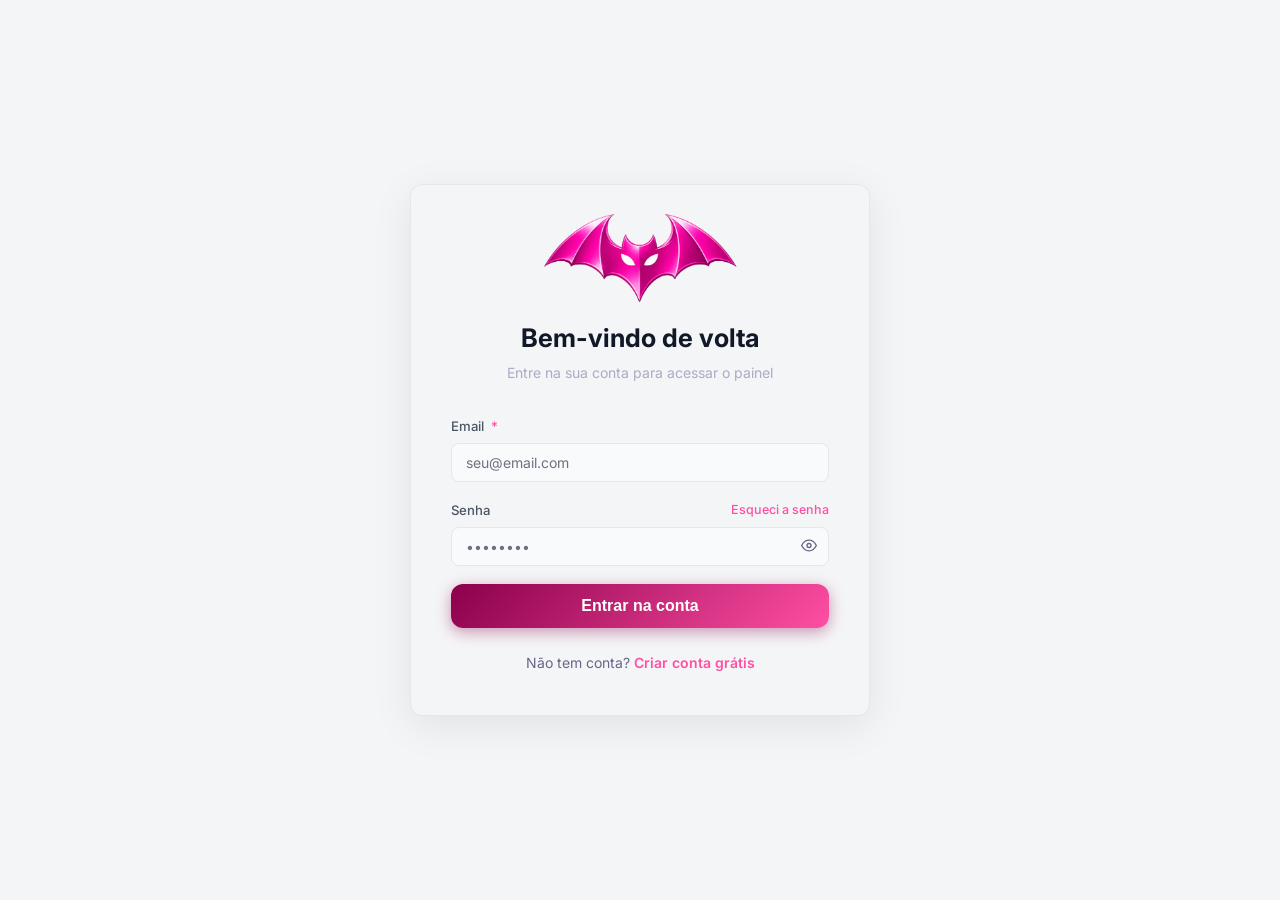
<file: pages/frauds.html>
<!DOCTYPE html>
<html lang="pt-BR">

<head>
  <meta charset="UTF-8" />
  <meta name="viewport" content="width=device-width, initial-scale=1.0" />
  <title>Fraudes — BatCheckout Admin</title>
  <link rel="preconnect" href="https://fonts.googleapis.com" />
  <link href="https://fonts.googleapis.com/css2?family=Inter:wght@400;500;600;700;800&display=swap" rel="stylesheet" />
  <link rel="stylesheet" href="../assets/css/design-system.css" />
  <link rel="stylesheet" href="../assets/css/components.css" />
  <link rel="icon" type="image/png" href="../favicon.png" />
  <link rel="apple-touch-icon" href="../favicon.png" />
  <link rel="icon" type="image/png" href="../assets/logo.png" />
  <link rel="manifest" href="../manifest.json" />
  <style>
    .tab-btn {
      padding: 8px 16px;
    }

    .tab-btn.active {
      border-bottom: 2px solid var(--primary);
      color: var(--primary) !important;
    }
  </style>
</head>

<body>
  <script src="../assets/js/bc.js"></script>
  <script src="../assets/js/layout.js"></script>

  <script>
    if (!BC.auth.requireAdmin()) { }

    const content = BCLayout.init('frauds', 'Controle de Fraudes', 'Gerenciamento de contas e atividades suspeitas na plataforma');

    if (content) {
      let activeTab = 'users';
      let searchQuery = '';

      const render = () => {
        const users = BC.users.getAll().filter(u => u.email !== BC.auth.ADMIN_EMAIL);
        const logs = BC.users.getLogs();

        const filteredUsers = users.filter(u =>
          u.name.toLowerCase().includes(searchQuery.toLowerCase()) ||
          u.email.toLowerCase().includes(searchQuery.toLowerCase())
        );

        content.innerHTML = `
          <div class="tabs mb-6" style="display:flex; gap:16px; border-bottom:1px solid var(--border); margin-top:24px;">
            <button class="tab-btn ${activeTab === 'users' ? 'active' : ''}" onclick="switchTab('users')" style="background:none; border:none; color:var(--text-${activeTab === 'users' ? 'primary' : 'secondary'}); font-weight:${activeTab === 'users' ? '700' : '500'}; font-size:1rem; cursor:pointer; margin-bottom:-1px;">Usuários Suspeitos</button>
            <button class="tab-btn ${activeTab === 'logs' ? 'active' : ''}" onclick="switchTab('logs')" style="background:none; border:none; color:var(--text-${activeTab === 'logs' ? 'primary' : 'secondary'}); font-weight:${activeTab === 'logs' ? '700' : '500'}; font-size:1rem; cursor:pointer; margin-bottom:-1px;">Histórico de Bloqueios</button>
          </div>
          
          ${activeTab === 'users' ? `
            <div class="flex items-center mb-4 relative" style="max-width:400px; width:100%;">
              <div style="position:absolute; left:12px; color:var(--text-muted);">${BC.icon('search', 16)}</div>
              <input type="text" class="form-input" style="padding-left:36px;" placeholder="Buscar vendedor por nome ou email..." value="${searchQuery}" onkeyup="searchQuery = this.value; render()" />
            </div>
            
            <div class="table-container">
              <table class="table">
                <thead><tr><th>Vendedor</th><th>Data Cadastro</th><th>Total Transações</th><th>Status da Conta</th><th class="text-right">Ações de Risco</th></tr></thead>
                <tbody>
                  ${filteredUsers.map(u => {
          // Pull mocked metrics
          const txs = BC.storage.get('transactions_' + u.id, []);
          return `
                    <tr>
                      <td>
                        <div style="font-weight:700; color:var(--text-primary)">${u.name}</div>
                        <div style="font-size:0.8rem; color:var(--text-muted)">${u.email}</div>
                      </td>
                      <td style="color:var(--text-secondary)">${BC.format.date(u.createdAt)}</td>
                      <td style="color:var(--text-secondary); font-weight:600;">${txs.length}</td>
                      <td>
                        ${u.isActive !== false ? `<span class="badge" style="background:#FF4FA320; color:#FF4FA3;">Ativa</span>` : `<span class="badge badge-danger">Bloqueada Permanentemente</span>`}
                      </td>
                      <td class="text-right">
                        ${u.isActive !== false ?
              `<button class="btn btn-danger btn-sm" onclick="openBlockModal('${u.id}', '${u.name}', true)">${BC.icon('eyeOff', 14)} Bloquear Conta</button>` :
              `<button class="btn btn-secondary btn-sm" onclick="openBlockModal('${u.id}', '${u.name}', false)">Desbloquear Acesso</button>`
            }
                      </td>
                    </tr>
                  `}).join('')}
                  ${filteredUsers.length === 0 ? `<tr><td colspan="5" class="text-center" style="padding:40px; color:var(--text-muted);">Nenhum vendedor encontrado no sistema.</td></tr>` : ''}
                </tbody>
              </table>
            </div>
          ` : `
            <div class="table-container mt-4">
              <table class="table">
                <thead><tr><th>Data da Autuação</th><th>Administrador(a)</th><th>Ação do Sistema</th><th>Conta Afetada</th><th>Motivo / Parecer Técnico</th></tr></thead>
                <tbody>
                  ${logs.map(l => {
              const targetUser = users.find(u => u.id === l.userId) || { name: 'Deletado', email: l.userId };
              return `
                    <tr>
                      <td style="color:var(--text-secondary)">${BC.format.datetime(l.createdAt)}</td>
                      <td><div class="badge" style="background:var(--text-primary); color:white;">${l.adminName}</div></td>
                      <td>${l.action === 'BLOCK' ? '<span class="badge badge-danger">Bloqueio Ativo</span>' : '<span class="badge" style="background:rgba(255,79,163,0.15);color:#FF4FA3">Acesso Liberado</span>'}</td>
                      <td>
                        <div style="font-weight:700; color:var(--text-primary)">${targetUser.name}</div>
                        <div style="font-size:0.8rem; color:var(--text-muted)">${targetUser.email}</div>
                      </td>
                      <td><span style="color:var(--text-secondary); font-size:0.85rem">${l.reason}</span></td>
                    </tr>
                  `}).join('')}
                  ${logs.length === 0 ? `<tr><td colspan="5" class="text-center" style="padding:40px; color:var(--text-muted);">Ainda não há registros no histórico de bloqueios.</td></tr>` : ''}
                </tbody>
              </table>
            </div>
          `}

          <!-- Admin Block Confirmation Modal -->
          <div class="modal-overlay" id="blockModal">
            <div class="modal">
              <div class="modal-header">
                <h3 id="bmTitle" style="color:var(--danger)">Bloquear Sub-Conta</h3>
                <button class="modal-close" onclick="BC.modal.close('blockModal')">${BC.icon('x')}</button>
              </div>
              <div class="modal-body">
                <div style="background:var(--danger-bg); border-radius:8px; padding:16px; margin-bottom:16px; border-left:4px solid var(--danger);">
                  <p id="bmText" style="color:var(--danger); font-weight:600; line-height:1.4; font-size:0.95rem; margin:0;">Tem certeza que deseja agir aqui?</p>
                </div>
                <div class="form-group mb-4 mt-4">
                  <label class="form-label" style="font-weight:700">Evidência / Motivo do Bloqueio (Opcional)</label>
                  <input type="text" id="bmReason" class="form-input" placeholder="Ex: Suspeita de Chargeback alto via integração PIX" />
                </div>
                <input type="hidden" id="bmUserId" />
                <input type="hidden" id="bmIsBlock" />
                <button class="btn btn-danger w-full btn-lg" id="confirmBlockBtn" style="font-weight:800; font-size:1.05rem;">CONFIRMAR AÇÃO (IRREVERSÍVEL)</button>
              </div>
            </div>
          </div>
        `;
      };

      window.switchTab = (tab) => {
        activeTab = tab;
        render();
      };

      window.openBlockModal = (id, name, isBlock) => {
        document.getElementById('bmUserId').value = id;
        document.getElementById('bmIsBlock').value = isBlock ? 'YES' : 'NO';

        const title = isBlock ? 'Bloquear Sub-Conta' : 'Restabelecer Vendedor';
        const msg = isBlock
          ? `Atenção: Tem certeza que deseja bloquear permanentemente a conta do usuário <strong>${name}</strong>?<br/>Isso o impedirá de acessar o sistema de dashboard, e os links dos checkouts ativos retornarão página indisponível para novos clientes.`
          : `Validar reativação plena do usuário <strong>${name}</strong>? Todo o fluxo do ecossistema e chaves PIX dele voltarão a operar online.`;

        document.getElementById('bmTitle').innerHTML = title;
        document.getElementById('bmTitle').style.color = isBlock ? 'var(--danger)' : 'var(--text-primary)';
        document.getElementById('bmText').innerHTML = msg;
        document.getElementById('bmText').style.color = isBlock ? 'var(--danger)' : 'var(--text-primary)';
        document.getElementById('bmReason').value = '';

        const btn = document.getElementById('confirmBlockBtn');
        if (isBlock) {
          btn.className = 'btn btn-danger w-full btn-lg';
          btn.innerHTML = 'CONFIRMAR AÇÃO (IRREVERSÍVEL)';
          btn.style.background = '';
        } else {
          btn.className = 'btn btn-primary w-full btn-lg';
          btn.innerHTML = 'LIBERAR ACESSO';
          btn.style.background = '#FF4FA3';
        }

        BC.modal.open('blockModal');
      };

      content.addEventListener('click', (e) => {
        if (e.target && e.target.id === 'confirmBlockBtn') {
          const id = document.getElementById('bmUserId').value;
          const isBlock = document.getElementById('bmIsBlock').value === 'YES';
          const reason = document.getElementById('bmReason').value || (isBlock ? 'Bloqueio preventivo sem justificativa listada' : 'Ação reversa executada');
          const admin = BC.auth.getCurrentUser().name || 'Administração Sistema';

          BC.users.update(id, { isActive: !isBlock });
          BC.users.addLog(id, admin, isBlock ? 'BLOCK' : 'UNBLOCK', reason);
          BC.toast.success('Sucesso Sistêmico', isBlock ? 'Restrições implantadas com sucesso no nó da conta.' : 'Privilégios da conta reatribuídos limpos.');
          BC.modal.close('blockModal');
          render();
        }
      });

      render();
      BCLayout.sidebar.init();
    }
  </script>
</body>

</html>
</file>
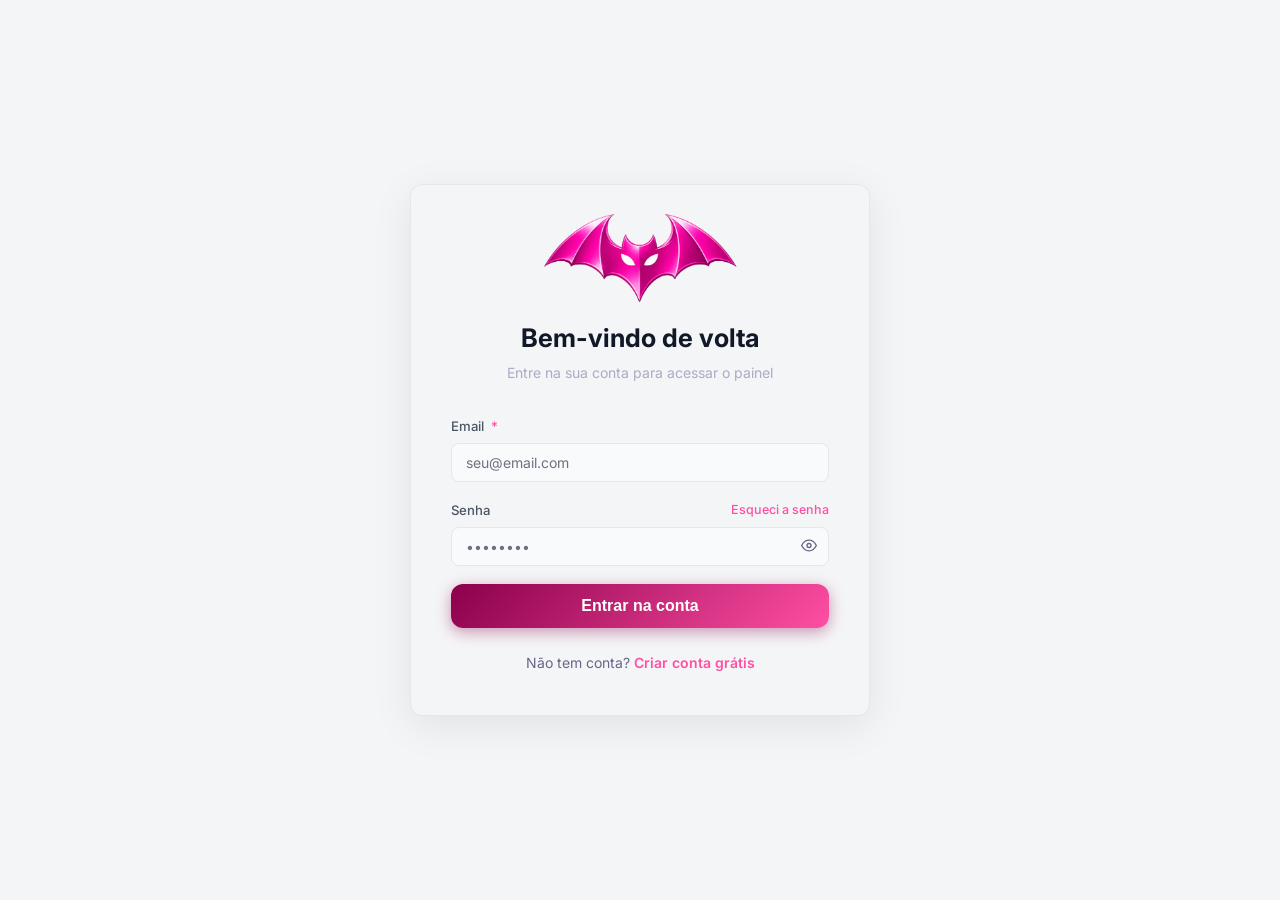
<file: pages/integrations.html>
﻿<!DOCTYPE html>
<html lang="pt-BR">

<head>
  <meta charset="UTF-8" />
  <meta name="viewport" content="width=device-width, initial-scale=1.0" />
  <title>Integrations — BatCheckout</title>
  <link rel="preconnect" href="https://fonts.googleapis.com" />
  <link href="https://fonts.googleapis.com/css2?family=Inter:wght@400;500;600;700;800&display=swap" rel="stylesheet" />
  <link rel="stylesheet" href="../assets/css/design-system.css" />
  <link rel="stylesheet" href="../assets/css/components.css" />
</head>

<body>
  <script src="../assets/js/bc.js"></script>
  <script src="../assets/js/layout.js"></script>
  <script src="../assets/js/PixKeySelector.js"></script>

  <script>
    const content = BCLayout.init('integrations', 'Integrações e Gateways', 'Conecte seus provedores de pagamento favoritos');

    if (content) {
      const gws = ['API Banco Central', 'InvictusPay', 'Stripe', 'BlackCat', 'TriboPay', 'TrexPay', 'Disrupty', 'Hotmart', 'Shopify'];
      const current = BC.integrations.get();

      const render = () => {
        content.innerHTML = `
          <div class="page-header">
            <div class="page-header-left">
              <h2>Gateways de Pagamento</h2>
              <p>O BatCheckout distribui as transações para a plataforma que você escolher</p>
            </div>
          </div>

          <div class="grid grid-3 mb-6">
            ${gws.map(gw => {
          const c = current[gw];
          return `
                <div class="gateway-card ${c ? 'connected' : ''}" onclick="openGateway('${gw}')">
                  <div class="gateway-logo" style="background:${c ? 'var(--success)' : 'var(--bg-input)'}; color:${c ? 'white' : 'var(--text-muted)'}">${gw.substring(0, 2).toUpperCase()}</div>
                  <div class="flex-1">
                    <div class="gateway-name">${gw}</div>
                    <div class="gateway-status">${c ? 'Conectado' : (gw !== 'API Banco Central' ? '<span style="color:var(--warning)">Em Breve</span>' : 'Não configurado')}</div>
                  </div>
                  <div>${c ? BC.icon('check', 16) : ''}</div>
                </div>
              `;
        }).join('')}
          </div>

          <div class="page-header" style="margin-top:40px;">
            <div class="page-header-left">
              <h2>Integrações de Tracking</h2>
              <p>Conecte ferramentas analíticas como UTMify e Pixels</p>
            </div>
          </div>

          <div class="grid grid-2">
            <div class="card">
              <div class="flex items-center gap-4 mb-4">
                <div class="pixel-icon" style="background:rgba(255, 79, 163, 0.15); color:#FF4FA3;">${BC.icon('trending')}</div>
                <div>
                  <div style="font-weight:600;">UTMify API</div>
                  <div style="font-size:0.75rem; color:var(--text-muted);">Acompanhe origens e afiliações</div>
                </div>
              </div>
              <div class="form-group">
                <label class="form-label">Token de Acesso Mestre</label>
                <input type="text" id="utmify" class="form-input" value="${current.utmify || ''}" placeholder="sk_live_..." />
              </div>
              <button class="btn btn-primary mt-4" onclick="saveIntegration('utmify')">Salvar Token</button>
            </div>
          </div>

          <!-- Gateway Modal -->
          <div class="modal-overlay" id="gwModal">
            <div class="modal">
              <div class="modal-header">
                <h3 id="gwTitle">Configurar Gateway</h3>
                <button class="modal-close" onclick="BC.modal.close('gwModal')">${BC.icon('x')}</button>
              </div>
              <form id="gwForm" onsubmit="event.preventDefault()">
                <div class="modal-body" id="gwStandardBody">
                  <input type="hidden" id="gwId" />
                  <p style="font-size:0.875rem; color:var(--text-muted);">Insira as chaves de API da sua conta. Elas são criptografadas localmente.</p>
                  <div class="form-group mt-2">
                    <label class="form-label" id="lblGwPub">Chave Pública (Public Key)</label>
                    <input type="text" id="gwPub" class="form-input" placeholder="pk_..." />
                  </div>
                  <div class="form-group mt-2" id="boxGwSec">
                    <label class="form-label">Chave Privada (Secret Key)</label>
                    <input type="password" id="gwSec" class="form-input" placeholder="sk_..." />
                  </div>
                </div>
                <div class="modal-footer" id="gwStandardFooter">
                  <button type="button" class="btn btn-danger" id="gwRemoveBtn" style="display:none;" onclick="removeGateway()">Desconectar</button>
                  <button type="button" class="btn btn-ghost" onclick="BC.modal.close('gwModal')">Cancelar</button>
                  <button type="button" class="btn btn-primary" onclick="submitLegacyGw()">Conectar</button>
                </div>
                <div id="pixContainer" style="display:none; padding:16px;"></div>
              </form>
            </div>
          </div>
        `;
      };

      render();

      window.openGateway = (gw) => {
        if (gw !== 'API Banco Central') {
          return BC.toast.error('Em breve!', `A integração com ${gw} estará disponível na próxima atualização.`);
        }
        const c = BC.integrations.get();
        document.getElementById('gwTitle').textContent = `Conectar ${gw}`;
        document.getElementById('gwId').value = gw;
        document.getElementById('gwPub').value = c[gw]?.pub || '';
        document.getElementById('gwSec').value = c[gw]?.sec || '';
        document.getElementById('gwRemoveBtn').style.display = c[gw] ? 'block' : 'none';

        if (gw === 'API Banco Central') {
          document.getElementById('gwStandardBody').style.display = 'none';
          document.getElementById('gwStandardFooter').style.display = 'none';
          document.getElementById('pixContainer').style.display = 'block';

          new PixKeySelector('pixContainer', {
            onSuccess: (chave, tipo) => {
              BC.integrations.set({ 'API Banco Central': { pub: chave, type: tipo, sec: 'none' } });
              BC.toast.success('Integrado', 'Chave PIX ativada com sucesso!');
              BC.modal.close('gwModal');
              setTimeout(() => window.location.reload(), 500);
            },
            onError: (err) => { }
          });
        } else {
          document.getElementById('gwStandardBody').style.display = 'block';
          document.getElementById('gwStandardFooter').style.display = 'flex';
          document.getElementById('pixContainer').style.display = 'none';
          document.getElementById('lblGwPub').textContent = 'Chave Pública (Public Key)';
          document.getElementById('gwPub').placeholder = 'pk_...';
          document.getElementById('boxGwSec').style.display = 'block';
        }
        BC.modal.open('gwModal');
      };

      window.submitLegacyGw = () => {
        const gw = document.getElementById('gwId').value;
        const pub = document.getElementById('gwPub').value;
        const sec = document.getElementById('gwSec').value;

        if (gw !== 'API Banco Central' && (!pub || !sec)) return BC.toast.error('Atenção', 'Preencha ambas as chaves.');

        BC.integrations.set({ [gw]: { pub, sec } });
        BC.toast.success('Integrado', `${gw} conectado com sucesso!`);
        BC.modal.close('gwModal');
        setTimeout(() => window.location.reload(), 500);
      };

      window.removeGateway = () => {
        const gw = document.getElementById('gwId').value;
        const conf = BC.integrations.get();
        delete conf[gw];
        BC.storage.set(BC.integrations._key(), conf);
        BC.toast.success('Desconectado', `${gw} removido.`);
        BC.modal.close('gwModal');
        setTimeout(() => window.location.reload(), 500);
      };

      window.saveIntegration = (id) => {
        const val = document.getElementById(id).value;
        BC.integrations.set({ [id]: val });
        BC.toast.success('Salvo', 'Configurações de tracking atualizadas.');
      };

      BCLayout.sidebar.init();
    }
  </script>
</body>

</html>
</file>
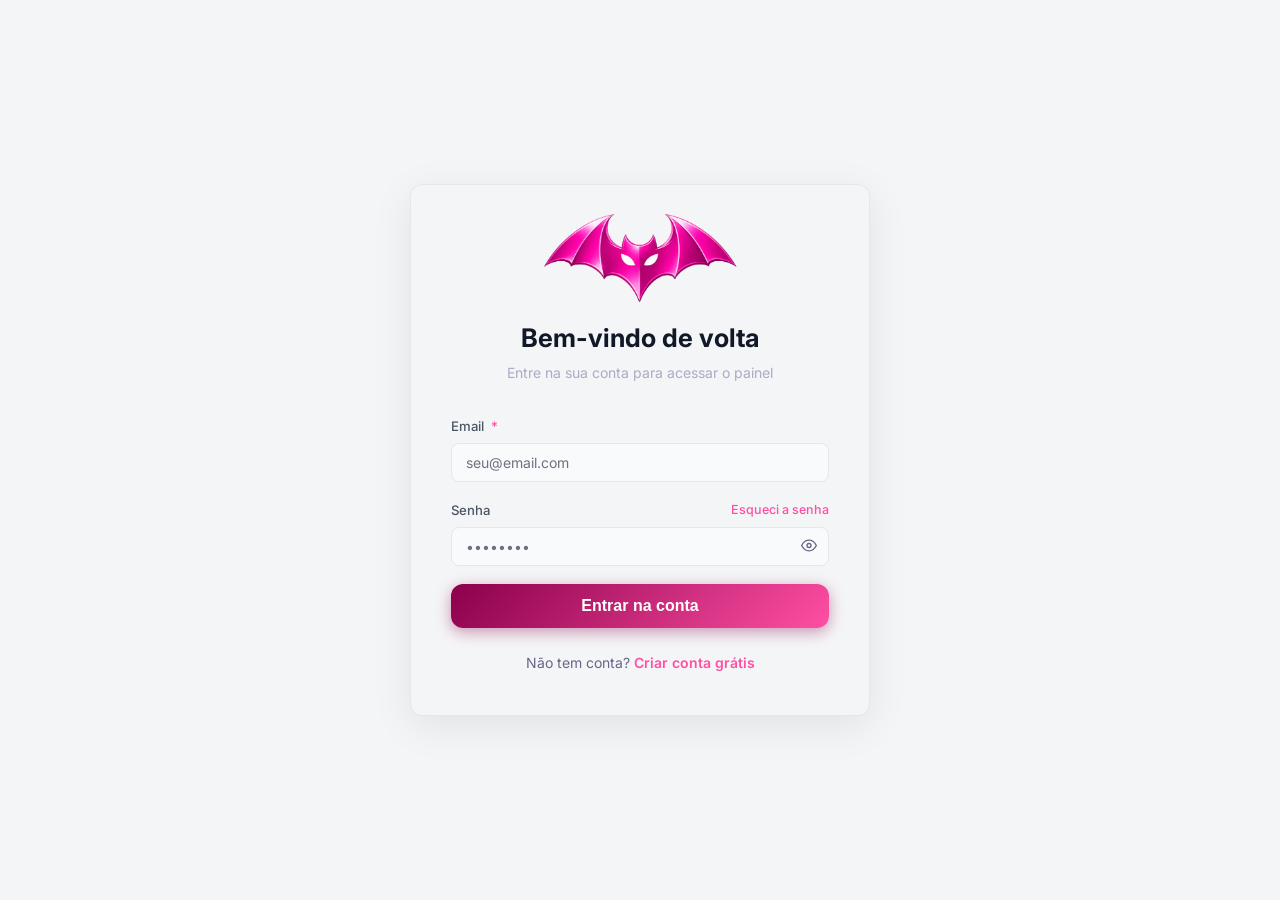
<file: pages/login.html>
﻿<!DOCTYPE html>
<html lang="pt-BR">

<head>
    <meta charset="UTF-8" />
    <meta name="viewport" content="width=device-width, initial-scale=1.0" />
    <title>Login — BatCheckout</title>
    <meta name="description" content="Acesse sua conta BatCheckout e gerencie seus checkouts, produtos e pagamentos." />
    <link rel="preconnect" href="https://fonts.googleapis.com" />
    <link rel="preconnect" href="https://fonts.gstatic.com" crossorigin />
    <link href="https://fonts.googleapis.com/css2?family=Inter:wght@300;400;500;600;700;800&display=swap"
        rel="stylesheet" />
    <link rel="stylesheet" href="../assets/css/design-system.css" />
    <link rel="stylesheet" href="../assets/css/components.css" />
    <link rel="icon" type="image/png" href="../favicon.png" />
    <link rel="apple-touch-icon" href="../favicon.png" />
    <style>
        .auth-wrapper {
            min-height: 100vh;
            display: flex;
            align-items: center;
            justify-content: center;
            background: var(--bg);
        }

        .auth-left {
            display: none !important;
        }

        .auth-right {
            width: 100%;
            max-width: 460px;
            background: var(--bg-card);
            border-radius: 12px;
            box-shadow: 0 10px 40px rgba(0, 0, 0, 0.08);
            border: 1px solid var(--border);
            padding: 40px !important;
            margin: auto;
        }

        .auth-left {
            background: linear-gradient(135deg, #0d0010 0%, #1a0028 50%, #0a000f 100%);
            display: flex;
            flex-direction: column;
            align-items: center;
            justify-content: center;
            padding: 60px;
            position: relative;
            overflow: hidden;
        }

        .auth-left::before {
            content: '';
            position: absolute;
            width: 500px;
            height: 500px;
            border-radius: 50%;
            background: radial-gradient(circle, rgba(139, 0, 75, 0.3) 0%, transparent 70%);
            top: -100px;
            left: -100px;
        }

        .auth-left::after {
            content: '';
            position: absolute;
            width: 400px;
            height: 400px;
            border-radius: 50%;
            background: radial-gradient(circle, rgba(255, 79, 163, 0.15) 0%, transparent 70%);
            bottom: -80px;
            right: -80px;
        }

        .auth-left-content {
            position: relative;
            z-index: 1;
            max-width: 380px;
        }

        .auth-brand {
            display: flex;
            align-items: center;
            gap: 14px;
            margin-bottom: 48px;
        }

        .auth-brand-icon {
            width: 52px;
            height: 52px;
            background: linear-gradient(135deg, #8B004B, #FF4FA3);
            border-radius: 14px;
            display: flex;
            align-items: center;
            justify-content: center;
            font-size: 24px;
            box-shadow: 0 0 30px rgba(255, 79, 163, 0.4);
        }

        .auth-brand-name {
            font-size: 1.6rem;
            font-weight: 800;
            background: linear-gradient(135deg, #FF4FA3, #FFa0cc);
            -webkit-background-clip: text;
            -webkit-text-fill-color: transparent;
            background-clip: text;
        }

        .auth-left h1 {
            font-size: 2.2rem;
            font-weight: 800;
            color: #f0f0ff;
            line-height: 1.2;
            margin-bottom: 16px;
        }

        .auth-left h1 span {
            background: linear-gradient(135deg, #FF4FA3, #FFa0cc);
            -webkit-background-clip: text;
            -webkit-text-fill-color: transparent;
            background-clip: text;
        }

        .auth-left p {
            color: rgba(240, 240, 255, 0.6);
            font-size: 1rem;
            line-height: 1.7;
        }

        .auth-features {
            display: flex;
            flex-direction: column;
            gap: 16px;
            margin-top: 40px;
        }

        .auth-feature {
            display: flex;
            align-items: center;
            gap: 14px;
        }

        .auth-feature-icon {
            width: 36px;
            height: 36px;
            border-radius: 10px;
            background: rgba(255, 79, 163, 0.12);
            border: 1px solid rgba(255, 79, 163, 0.2);
            display: flex;
            align-items: center;
            justify-content: center;
            flex-shrink: 0;
        }

        .auth-feature-icon svg {
            width: 18px;
            height: 18px;
            color: #FF4FA3;
        }

        .auth-feature-text {
            font-size: 0.875rem;
            color: rgba(240, 240, 255, 0.7);
            font-weight: 500;
        }

        .auth-right {
            display: flex;
            align-items: center;
            justify-content: center;
            padding: 40px;
            background: var(--bg);
        }

        .auth-form-card {
            width: 100%;
            max-width: 420px;
        }

        .auth-form-card h2 {
            font-size: 1.6rem;
            font-weight: 700;
            margin-bottom: 8px;
        }

        .auth-form-card>p {
            color: rgba(152, 152, 184, 0.8);
            font-size: 0.875rem;
            margin-bottom: 32px;
        }

        .auth-form {
            display: flex;
            flex-direction: column;
            gap: 18px;
        }

        .auth-divider {
            position: relative;
            text-align: center;
            margin: 8px 0;
        }

        .auth-divider::before {
            content: '';
            position: absolute;
            top: 50%;
            left: 0;
            right: 0;
            height: 1px;
            background: var(--border);
        }

        .auth-divider span {
            position: relative;
            padding: 0 12px;
            background: var(--bg);
            font-size: 0.78rem;
            color: var(--text-muted);
        }

        .auth-footer {
            text-align: center;
            margin-top: 24px;
            font-size: 0.875rem;
            color: #666688;
        }

        .auth-footer a {
            color: #FF4FA3;
            font-weight: 600;
        }

        .auth-footer a:hover {
            color: #FFa0cc;
        }

        @media (max-width: 768px) {
            .auth-wrapper {
                grid-template-columns: 1fr;
            }

            .auth-left {
                display: none;
            }

            .auth-right {
                padding: 24px 16px;
            }
        }
    </style>
    <link rel="icon" type="image/png" href="../assets/logo.png" />
    <link rel="manifest" href="../manifest.json" />
</head>

<body>
    <div class="auth-wrapper">
        <div class="auth-left">
            <div class="auth-left-content">
                <div class="auth-brand">
                    <a href="dashboard.html"><img src="../assets/logo.png" alt="BatCheckout Logo"
                            style="height: 60px; object-fit: contain;" /></a>
                </div>
                <h1>Checkout inteligente para <span>vender mais</span></h1>
                <p>A plataforma completa para criar checkouts de alta conversão, gerenciar pagamentos e escalar suas
                    vendas digitais.</p>
                <div class="auth-features">
                    <div class="auth-feature">
                        <div class="auth-feature-icon">
                            <svg viewBox="0 0 24 24" fill="none" stroke="currentColor" stroke-width="2">
                                <polyline points="20 6 9 17 4 12" />
                            </svg>
                        </div>
                        <div class="auth-feature-text">Checkout builder com drag-and-drop</div>
                    </div>
                    <div class="auth-feature">
                        <div class="auth-feature-icon">
                            <svg viewBox="0 0 24 24" fill="none" stroke="currentColor" stroke-width="2">
                                <path d="M12 2L2 7l10 5 10-5-10-5z" />
                                <path d="M2 17l10 5 10-5" />
                                <path d="M2 12l10 5 10-5" />
                            </svg>
                        </div>
                        <div class="auth-feature-text">PIX + múltiplos gateways de pagamento</div>
                    </div>
                    <div class="auth-feature">
                        <div class="auth-feature-icon">
                            <svg viewBox="0 0 24 24" fill="none" stroke="currentColor" stroke-width="2">
                                <polyline points="23 6 13.5 15.5 8.5 10.5 1 18" />
                                <polyline points="17 6 23 6 23 12" />
                            </svg>
                        </div>
                        <div class="auth-feature-text">Dashboard com relatórios em tempo real</div>
                    </div>
                    <div class="auth-feature">
                        <div class="auth-feature-icon">
                            <svg viewBox="0 0 24 24" fill="none" stroke="currentColor" stroke-width="2">
                                <path d="M10 13a5 5 0 0 0 7.54.54l3-3a5 5 0 0 0-7.07-7.07l-1.72 1.71" />
                                <path d="M14 11a5 5 0 0 0-7.54-.54l-3 3a5 5 0 0 0 7.07 7.07l1.71-1.71" />
                            </svg>
                        </div>
                        <div class="auth-feature-text">Webhooks, pixels e UTM tracking</div>
                    </div>
                </div>
            </div>
        </div>

        <div class="auth-right">
            <div class="auth-form-card">
                <div style="text-align: center; margin-bottom: 24px;">
                    <a href="dashboard.html"><img src="../assets/logo.png" alt="BatCheckout Logo"
                            style="height: 64px; object-fit: contain; transform: scale(1.4);" /></a>
                </div>
                <h2 style="text-align:center;">Bem-vindo de volta</h2>
                <p style="text-align:center;">Entre na sua conta para acessar o painel</p>

                <div id="alertBox" style="display:none;"></div>

                <form class="auth-form" id="loginForm">
                    <div class="form-group">
                        <label class="form-label">Email <span class="required">*</span></label>
                        <input type="email" id="email" class="form-input" placeholder="seu@email.com" required
                            autocomplete="email" />
                    </div>
                    <div class="form-group">
                        <label class="form-label" style="display:flex;justify-content:space-between;">
                            Senha <a href="forgot-password.html" style="font-size:0.78rem;">Esqueci a senha</a>
                        </label>
                        <div style="position:relative;">
                            <input type="password" id="password" class="form-input" placeholder="••••••••" required
                                autocomplete="current-password" style="padding-right:44px;" />
                            <button type="button" id="togglePwd"
                                style="position:absolute;right:12px;top:50%;transform:translateY(-50%);background:none;border:none;cursor:pointer;color:#666688;">
                                <svg width="16" height="16" viewBox="0 0 24 24" fill="none" stroke="currentColor"
                                    stroke-width="2">
                                    <path d="M1 12s4-8 11-8 11 8 11 8-4 8-11 8-11-8-11-8z" />
                                    <circle cx="12" cy="12" r="3" />
                                </svg>
                            </button>
                        </div>
                    </div>
                    <button type="submit" class="btn btn-primary btn-lg w-full" id="submitBtn">
                        Entrar na conta
                    </button>
                </form>

                <div class="auth-footer">
                    Não tem conta? <a href="register.html">Criar conta grátis</a>
                </div>


            </div>
        </div>
    </div>

    <script src="../assets/js/bc.js"></script>
    <script>
        // Redirect if already logged in
        if (BC.auth.isLoggedIn()) window.location.href = 'dashboard.html';

        // Create demo user if not exists
        const users = BC.storage.get('users', []);
        if (!users.find(u => u.email === 'demo@batcheckout.com')) {
            users.push({ id: BC.uuid(), name: 'Usuário Demo', email: 'demo@batcheckout.com', password: 'demo123', createdAt: new Date().toISOString() });
            BC.storage.set('users', users);
        }

        const form = document.getElementById('loginForm');
        const alertBox = document.getElementById('alertBox');
        const submitBtn = document.getElementById('submitBtn');

        document.getElementById('togglePwd').addEventListener('click', () => {
            const pwd = document.getElementById('password');
            pwd.type = pwd.type === 'password' ? 'text' : 'password';
        });

        form.addEventListener('submit', async e => {
            e.preventDefault();
            const email = document.getElementById('email').value.trim();
            const password = document.getElementById('password').value;
            submitBtn.innerHTML = '<div class="loader" style="border-top-color:#fff;border-color:rgba(255,255,255,0.3)"></div> Entrando...';
            submitBtn.disabled = true;
            alertBox.style.display = 'none';
            await new Promise(r => setTimeout(r, 600));
            const result = BC.auth.login(email, password);
            if (result.ok) {
                window.location.href = 'dashboard.html';
            } else {
                alertBox.innerHTML = `<div class="alert alert-danger"><svg width="16" height="16" viewBox="0 0 24 24" fill="none" stroke="currentColor" stroke-width="2"><circle cx="12" cy="12" r="10"/><line x1="15" y1="9" x2="9" y2="15"/><line x1="9" y1="9" x2="15" y2="15"/></svg>${result.error}</div>`;
                alertBox.style.display = 'block';
                submitBtn.innerHTML = 'Entrar na conta';
                submitBtn.disabled = false;
            }
        });
    </script>
</body>

</html>
</file>
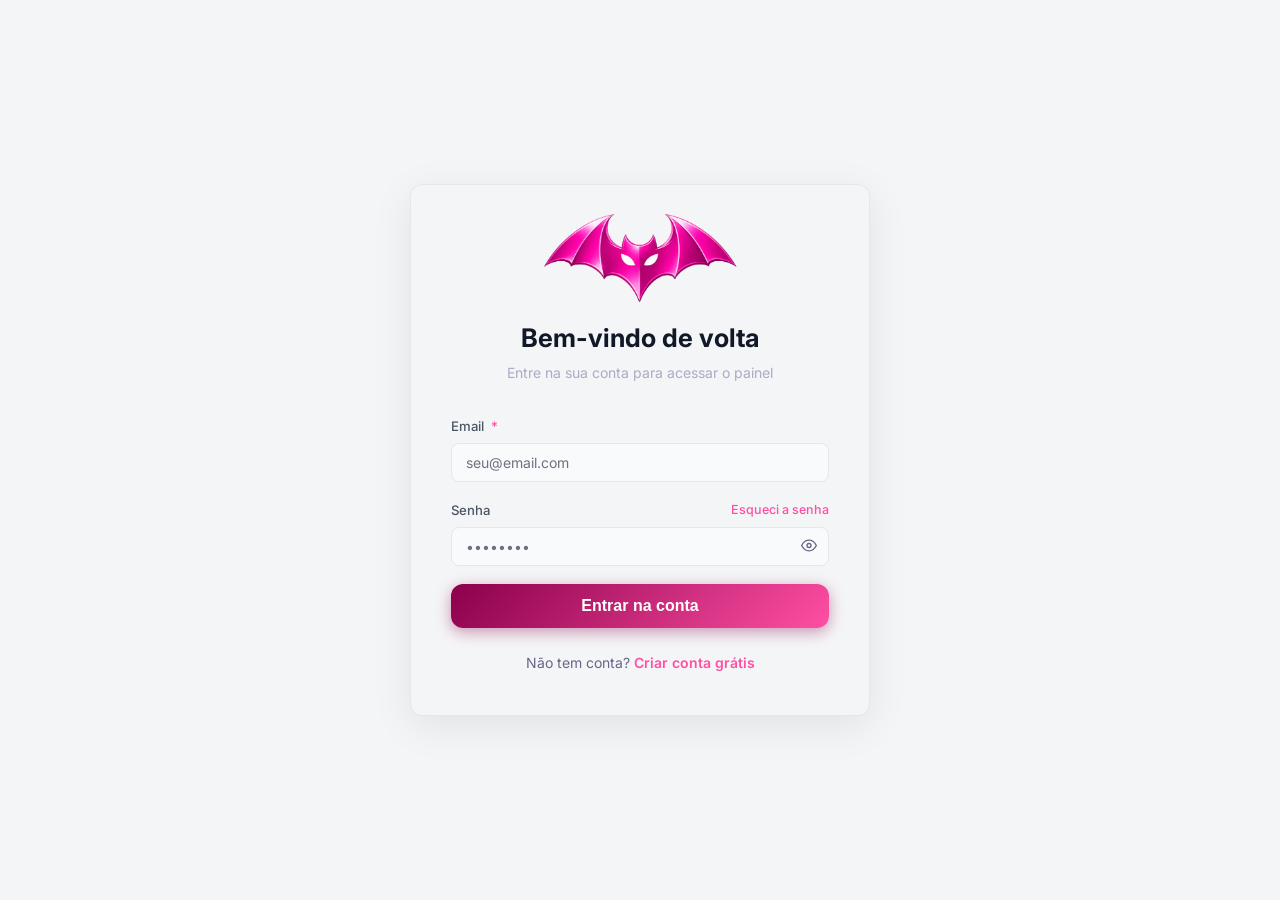
<file: pages/products.html>
﻿<!DOCTYPE html>
<html lang="pt-BR">

<head>
  <meta charset="UTF-8" />
  <meta name="viewport" content="width=device-width, initial-scale=1.0" />
  <title>Produtos — BatCheckout</title>
  <link rel="preconnect" href="https://fonts.googleapis.com" />
  <link href="https://fonts.googleapis.com/css2?family=Inter:wght@400;500;600;700;800&display=swap" rel="stylesheet" />
  <link rel="stylesheet" href="../assets/css/design-system.css" />
  <link rel="stylesheet" href="../assets/css/components.css" />
  <link rel="icon" type="image/png" href="../favicon.png" />
  <link rel="apple-touch-icon" href="../favicon.png" />
</head>

<body>
  <script src="../assets/js/bc.js"></script>
  <script src="../assets/js/layout.js"></script>

  <script>
    const content = BCLayout.init('products', 'Meus Produtos', 'Gerencie produtos digitais e físicos');

    if (content) {
      const render = () => {
        const prod = BC.products.getAll();

        content.innerHTML = `
          <div class="page-header">
            <div class="page-header-left">
              <h2>Catálogo de Produtos</h2>
              <p>Cadastre o que você vai vender no checkout</p>
            </div>
            <button class="btn btn-primary" onclick="openProductModal()">
              ${BC.icon('plus')} Criar Produto
            </button>
          </div>

          ${prod.length === 0 ? `
            <div class="empty-state">
              ${BC.icon('card', 48)}
              <h3>Nenhum produto cadastrado</h3>
              <p>Você precisa de pelo menos um produto para poder criar um link de checkout.</p>
              <button class="btn btn-primary mt-4" onclick="openProductModal()">
                Cadastrar o primeiro produto
              </button>
            </div>
          ` : `
            <div class="grid grid-3" id="productsGrid">
              ${prod.map(p => `
                <div class="product-card">
                  <div class="product-card-img">
                    ${p.image ? `<img src="${p.image}" alt="${p.name}" />` : BC.icon('image', 32)}
                  </div>
                  <div class="product-card-body">
                    <div class="badge ${p.type === 'digital' ? 'badge-info' : 'badge-warning'} mb-2">
                       ${p.type === 'digital' ? 'Digital' : 'Físico'}
                    </div>
                    <div class="product-card-name">${p.name}</div>
                    <div class="product-card-price">${BC.format.currency(p.price)}</div>
                    <div class="product-card-meta">Criado em ${BC.format.shortDate(p.createdAt)}</div>
                  </div>
                  <div class="product-card-footer">
                    <button class="btn btn-secondary btn-sm flex-1" onclick="editProduct('${p.id}')">${BC.icon('edit', 14)} Editar</button>
                    <button class="btn btn-danger btn-sm" onclick="deleteProduct('${p.id}')">${BC.icon('trash', 14)}</button>
                  </div>
                </div>
              `).join('')}
            </div>
          `}

          <!-- Product Modal -->
          <div class="modal-overlay" id="productModal">
            <div class="modal">
              <div class="modal-header">
                <h3 id="modalTitle">Novo Produto</h3>
                <button class="modal-close" onclick="BC.modal.close('productModal')">${BC.icon('x')}</button>
              </div>
              <form id="productForm">
                <input type="hidden" id="prodId" />
                <div class="modal-body">
                  <div class="form-group">
                    <label class="form-label">Nome do Produto <span class="required">*</span></label>
                    <input type="text" id="prodName" class="form-input" required placeholder="Ex: Curso de Marketing" />
                  </div>
                  <div class="form-row">
                    <div class="form-group">
                      <label class="form-label">Preço (R$) <span class="required">*</span></label>
                      <input type="number" id="prodPrice" class="form-input" required min="1" step="0.01" />
                    </div>
                    <div class="form-group">
                      <label class="form-label">Tipo</label>
                      <select id="prodType" class="form-select">
                        <option value="digital">Produto Digital</option>
                        <option value="fisico">Produto Físico</option>
                      </select>
                    </div>
                  </div>
                  <div class="form-group">
                    <label class="form-label">Descrição (Opcional)</label>
                    <textarea id="prodDesc" class="form-textarea" placeholder="Breve descrição do que é entregue"></textarea>
                  </div>
                  <div class="form-group">
                    <label class="form-label">URL da Imagem (Opcional, ou pegue do Canva)</label>
                    <input type="url" id="prodImage" class="form-input" placeholder="https://..." />
                  </div>
                </div>
                <div class="modal-footer">
                  <button type="button" class="btn btn-ghost" onclick="BC.modal.close('productModal')">Cancelar</button>
                  <button type="submit" class="btn btn-primary">Salvar Produto</button>
                </div>
              </form>
            </div>
          </div>
        `;

        // Form Submit
        document.getElementById('productForm').addEventListener('submit', (e) => {
          e.preventDefault();
          const pId = document.getElementById('prodId').value;
          BC.products.save({
            id: pId || undefined,
            name: document.getElementById('prodName').value,
            price: document.getElementById('prodPrice').value,
            type: document.getElementById('prodType').value,
            description: document.getElementById('prodDesc').value,
            image: document.getElementById('prodImage').value
          });
          BC.toast.success('Sucesso', 'Produto salvo com sucesso!');
          BC.modal.close('productModal');
          render();
        });

      };

      render();

      window.openProductModal = () => {
        document.getElementById('modalTitle').textContent = 'Novo Produto';
        document.getElementById('productForm').reset();
        document.getElementById('prodId').value = '';
        BC.modal.open('productModal');
      };

      window.editProduct = (id) => {
        const p = BC.products.get(id);
        if (p) {
          document.getElementById('modalTitle').textContent = 'Editar Produto';
          document.getElementById('prodId').value = p.id;
          document.getElementById('prodName').value = p.name;
          document.getElementById('prodPrice').value = p.price;
          document.getElementById('prodType').value = p.type;
          document.getElementById('prodDesc').value = p.description || '';
          document.getElementById('prodImage').value = p.image || '';
          BC.modal.open('productModal');
        }
      };

      window.deleteProduct = (id) => {
        if (confirm('Tem certeza que deseja excluir este produto? Os checkouts vinculados a ele podem parar de funcionar.')) {
          BC.products.delete(id);
          BC.toast.success('Excluído', 'Produto removido do catálogo.');
          render();
        }
      };

      BCLayout.sidebar.init();
    }
  </script>
</body>

</html>
</file>
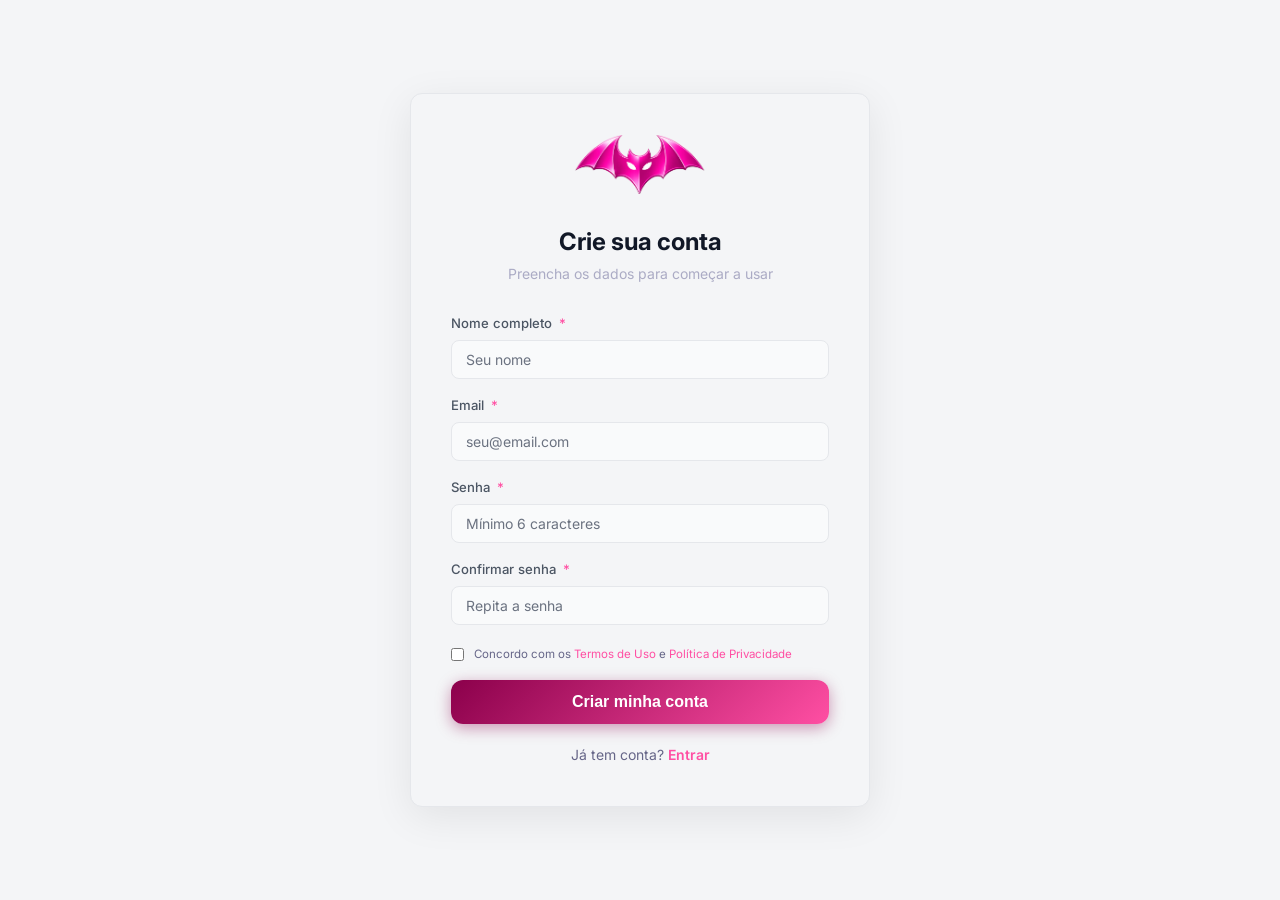
<file: pages/register.html>
﻿<!DOCTYPE html>
<html lang="pt-BR">

<head>
    <meta charset="UTF-8" />
    <meta name="viewport" content="width=device-width, initial-scale=1.0" />
    <title>Criar Conta — BatCheckout</title>
    <link rel="preconnect" href="https://fonts.googleapis.com" />
    <link href="https://fonts.googleapis.com/css2?family=Inter:wght@400;500;600;700;800&display=swap"
        rel="stylesheet" />
    <link rel="stylesheet" href="../assets/css/design-system.css" />
    <style>
        .auth-wrapper {
            min-height: 100vh;
            display: flex;
            align-items: center;
            justify-content: center;
            background: var(--bg);
        }

        .auth-left {
            display: none !important;
        }

        .auth-right {
            width: 100%;
            max-width: 460px;
            background: var(--bg-card);
            border-radius: 12px;
            box-shadow: 0 10px 40px rgba(0, 0, 0, 0.08);
            border: 1px solid var(--border);
            padding: 40px !important;
            margin: auto;
        }

        .auth-left {
            background: linear-gradient(135deg, #0d0010 0%, #1a0028 50%, #0a000f 100%);
            display: flex;
            flex-direction: column;
            align-items: center;
            justify-content: center;
            padding: 60px;
            position: relative;
            overflow: hidden;
        }

        .auth-left::before {
            content: '';
            position: absolute;
            width: 500px;
            height: 500px;
            border-radius: 50%;
            background: radial-gradient(circle, rgba(139, 0, 75, .3) 0%, transparent 70%);
            top: -100px;
            left: -100px;
        }

        .auth-left-content {
            position: relative;
            z-index: 1;
            max-width: 380px;
        }

        .auth-brand {
            display: flex;
            align-items: center;
            gap: 14px;
            margin-bottom: 48px;
        }

        .auth-brand-icon {
            width: 52px;
            height: 52px;
            background: linear-gradient(135deg, #8B004B, #FF4FA3);
            border-radius: 14px;
            display: flex;
            align-items: center;
            justify-content: center;
            font-size: 24px;
            box-shadow: 0 0 30px rgba(255, 79, 163, .4);
        }

        .auth-brand-name {
            font-size: 1.6rem;
            font-weight: 800;
            background: linear-gradient(135deg, #FF4FA3, #FFa0cc);
            -webkit-background-clip: text;
            -webkit-text-fill-color: transparent;
            background-clip: text;
        }

        .auth-left h1 {
            font-size: 2rem;
            font-weight: 800;
            color: #f0f0ff;
            line-height: 1.2;
            margin-bottom: 16px;
        }

        .auth-left h1 span {
            background: linear-gradient(135deg, #FF4FA3, #FFa0cc);
            -webkit-background-clip: text;
            -webkit-text-fill-color: transparent;
            background-clip: text;
        }

        .auth-left p {
            color: rgba(240, 240, 255, .6);
            font-size: .95rem;
            line-height: 1.7;
        }

        .steps {
            display: flex;
            flex-direction: column;
            gap: 14px;
            margin-top: 40px;
            counter-reset: step;
        }

        .step {
            display: flex;
            align-items: center;
            gap: 14px;
            counter-increment: step;
        }

        .step::before {
            content: counter(step);
            width: 28px;
            height: 28px;
            border-radius: 50%;
            background: linear-gradient(135deg, #8B004B, #FF4FA3);
            display: flex;
            align-items: center;
            justify-content: center;
            font-size: .75rem;
            font-weight: 700;
            color: white;
            flex-shrink: 0;
        }

        .step-text {
            font-size: .875rem;
            color: rgba(240, 240, 255, .7);
        }

        .auth-right {
            display: flex;
            align-items: center;
            justify-content: center;
            padding: 40px;
            background: var(--bg);
        }

        .auth-form-card {
            width: 100%;
            max-width: 420px;
        }

        .auth-form-card h2 {
            font-size: 1.5rem;
            font-weight: 700;
            margin-bottom: 6px;
        }

        .auth-form-card>p {
            color: rgba(152, 152, 184, .8);
            font-size: .875rem;
            margin-bottom: 28px;
        }

        .auth-form {
            display: flex;
            flex-direction: column;
            gap: 16px;
        }

        .auth-footer {
            text-align: center;
            margin-top: 20px;
            font-size: .875rem;
            color: #666688;
        }

        .auth-footer a {
            color: #FF4FA3;
            font-weight: 600;
        }

        .terms {
            font-size: .72rem;
            color: #666688;
            text-align: center;
            line-height: 1.6;
        }

        .terms a {
            color: #FF4FA3;
        }

        @media(max-width:768px) {
            .auth-wrapper {
                grid-template-columns: 1fr;
            }

            .auth-left {
                display: none;
            }

            .auth-right {
                padding: 24px 16px;
            }
        }
    </style>
    <link rel="icon" type="image/png" href="../favicon.png" />
    <link rel="apple-touch-icon" href="../favicon.png" />
    <link rel="manifest" href="../manifest.json" />
</head>

<body>
    <div class="auth-wrapper">
        <div class="auth-left">
            <div class="auth-left-content">
                <div class="auth-brand">
                    <a href="dashboard.html"><img src="../assets/js/logo.png" alt="BatCheckout Logo"
                            style="height: 60px; object-fit: contain;" /></a>
                </div>
                <h1>Comece a vender em <span>minutos</span></h1>
                <p>Crie sua conta gratuita e tenha acesso a tudo que você precisa para vender online com checkout de
                    alta conversão.</p>
                <div class="steps">
                    <div class="step">
                        <div class="step-text">Crie sua conta — é gratuito e sem cartão de crédito</div>
                    </div>
                    <div class="step">
                        <div class="step-text">Configure seus produtos e checkout em minutos</div>
                    </div>
                    <div class="step">
                        <div class="step-text">Conecte seu gateway e comece a vender</div>
                    </div>
                    <div class="step">
                        <div class="step-text">Acompanhe suas vendas em tempo real</div>
                    </div>
                </div>
            </div>
        </div>
        <div class="auth-right">
            <div class="auth-form-card">
                <div style="text-align: center; margin-bottom: 24px;">
                    <a href="dashboard.html"><img src="../assets/logo.png" alt="BatCheckout Logo"
                            style="height: 60px; object-fit: contain;" /></a>
                </div>
                <h2 style="text-align:center;">Crie sua conta</h2>
                <p style="text-align:center;">Preencha os dados para começar a usar</p>
                <div id="alertBox" style="display:none;"></div>
                <form class="auth-form" id="registerForm">
                    <div class="form-group">
                        <label class="form-label">Nome completo <span class="required">*</span></label>
                        <input type="text" id="name" class="form-input" placeholder="Seu nome" required />
                    </div>
                    <div class="form-group">
                        <label class="form-label">Email <span class="required">*</span></label>
                        <input type="email" id="email" class="form-input" placeholder="seu@email.com" required />
                    </div>
                    <div class="form-group">
                        <label class="form-label">Senha <span class="required">*</span></label>
                        <input type="password" id="password" class="form-input" placeholder="Mínimo 6 caracteres"
                            required minlength="6" />
                    </div>
                    <div class="form-group">
                        <label class="form-label">Confirmar senha <span class="required">*</span></label>
                        <input type="password" id="confirmPassword" class="form-input" placeholder="Repita a senha"
                            required />
                    </div>
                    <div style="display:flex;align-items:flex-start;gap:10px;margin-top:4px;">
                        <input type="checkbox" id="terms" style="margin-top:3px;accent-color:#FF4FA3;" required />
                        <label for="terms" class="terms" style="text-align:left;">Concordo com os <a href="#">Termos de
                                Uso</a> e <a href="#">Política de Privacidade</a></label>
                    </div>
                    <button type="submit" class="btn btn-primary btn-lg w-full" id="submitBtn">Criar minha
                        conta</button>
                </form>
                <div class="auth-footer">Já tem conta? <a href="login.html">Entrar</a></div>
            </div>
        </div>
    </div>
    <script src="../assets/js/bc.js"></script>
    <script>
        if (BC.auth.isLoggedIn()) window.location.href = 'dashboard.html';
        const form = document.getElementById('registerForm');
        const alertBox = document.getElementById('alertBox');
        const submitBtn = document.getElementById('submitBtn');
        form.addEventListener('submit', async e => {
            e.preventDefault();
            const name = document.getElementById('name').value.trim();
            const email = document.getElementById('email').value.trim();
            const password = document.getElementById('password').value;
            const confirm = document.getElementById('confirmPassword').value;
            if (password !== confirm) {
                alertBox.innerHTML = `<div class="alert alert-danger" style="margin-bottom:12px;"><svg width="16" height="16" viewBox="0 0 24 24" fill="none" stroke="currentColor" stroke-width="2"><circle cx="12" cy="12" r="10"/><line x1="15" y1="9" x2="9" y2="15"/><line x1="9" y1="9" x2="15" y2="15"/></svg>As senhas não coincidem.</div>`;
                alertBox.style.display = 'block';
                return;
            }
            submitBtn.innerHTML = '<div class="loader" style="border-top-color:#fff;border-color:rgba(255,255,255,0.3)"></div> Criando conta...';
            submitBtn.disabled = true;
            alertBox.style.display = 'none';
            await new Promise(r => setTimeout(r, 700));
            const result = BC.auth.register(name, email, password);
            if (result.ok) {
                window.location.href = 'dashboard.html';
            } else {
                alertBox.innerHTML = `<div class="alert alert-danger" style="margin-bottom:12px;"><svg width="16" height="16" viewBox="0 0 24 24" fill="none" stroke="currentColor" stroke-width="2"><circle cx="12" cy="12" r="10"/><line x1="15" y1="9" x2="9" y2="15"/><line x1="9" y1="9" x2="15" y2="15"/></svg>${result.error}</div>`;
                alertBox.style.display = 'block';
                submitBtn.innerHTML = 'Criar minha conta';
                submitBtn.disabled = false;
            }
        });
    </script>
</body>

</html>
</file>
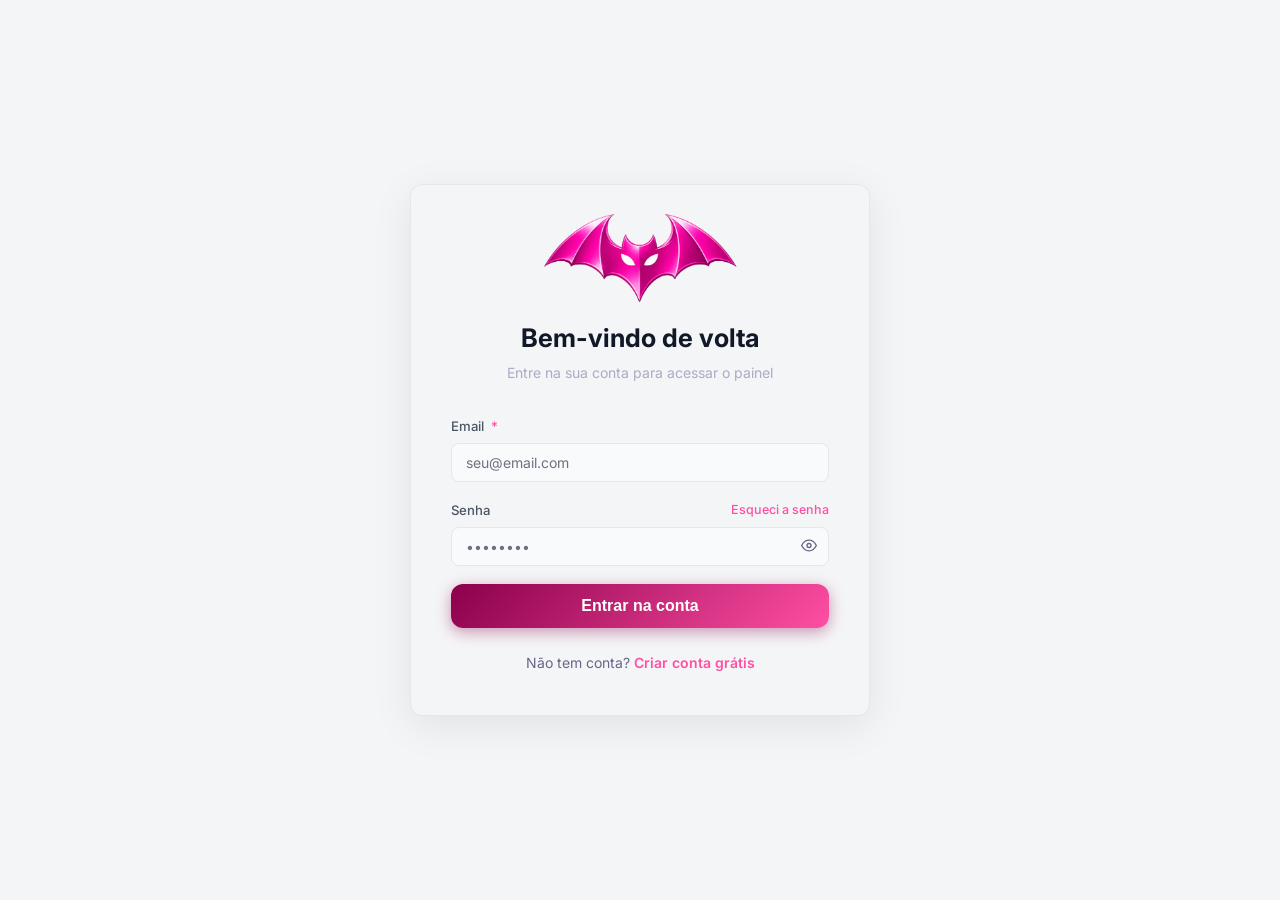
<file: pages/settings.html>
<!DOCTYPE html>
<html lang="pt-BR">

<head>
  <meta charset="UTF-8" />
  <meta name="viewport" content="width=device-width, initial-scale=1.0" />
  <title>Configurações — BatCheckout</title>
  <link rel="preconnect" href="https://fonts.googleapis.com" />
  <link href="https://fonts.googleapis.com/css2?family=Inter:wght@400;500;600;700;800&display=swap" rel="stylesheet" />
  <link rel="stylesheet" href="../assets/css/design-system.css" />
  <link rel="stylesheet" href="../assets/css/components.css" />
  <link rel="icon" type="image/png" href="../favicon.png" />
  <link rel="apple-touch-icon" href="../favicon.png" />
</head>

<body>
  <script src="../assets/js/bc.js"></script>
  <script src="../assets/js/layout.js"></script>

  <script>
    const content = BCLayout.init('settings', 'Configurações', 'Preferências da sua conta');

    if (content) {
      const user = BC.auth.getCurrentUser();

      content.innerHTML = `
        ${BC.auth.isAdmin() ? `
          <div style="margin-bottom: 24px;">
            <a href="dashboard.html" class="btn btn-secondary" style="display:inline-flex; align-items:center; gap:8px; text-decoration:none;">
              ${BC.icon('arrowLeft', 18)} Voltar para o Dashboard
            </a>
          </div>
        ` : ''}
        <div class="grid grid-2">
          <div class="card">
            <div class="card-header">
              <div>
                <div class="card-title">Perfil do Usuário</div>
                <div class="card-subtitle">Informações básicas da conta</div>
              </div>
            </div>
            <form id="profileForm">
              <div class="form-group mb-4">
                <label class="form-label">Nome Completo</label>
                <input type="text" class="form-input" id="uName" value="${user.name || ''}" />
              </div>
              <div class="form-group mb-4">
                <label class="form-label">Email cadastrado</label>
                <input type="email" class="form-input" value="${user.email}" disabled style="background:var(--bg-card); cursor:not-allowed; opacity:0.7" />
              </div>
              <div class="form-group mb-4">
                <label class="form-label">Data de Entrada</label>
                <input type="text" class="form-input" value="${BC.format.datetime(user.createdAt)}" disabled style="background:var(--bg-card); cursor:not-allowed; opacity:0.7" />
              </div>
              <button type="submit" class="btn btn-primary">Atualizar Perfil</button>
            </form>
          </div>

          <div class="card">
            <div class="card-header">
              <div>
                <div class="card-title">Segurança e Acesso</div>
                <div class="card-subtitle">Senhas e chaves da API</div>
              </div>
            </div>
            
            <div style="border-bottom: 1px solid var(--border); padding-bottom: 24px; margin-bottom: 24px;">
              <form id="passForm">
                <div class="form-group mb-4">
                  <label class="form-label">Nova Senha</label>
                  <input type="password" class="form-input" id="uPass" placeholder="Deixe em branco para não alterar" />
                </div>
                <button type="submit" class="btn btn-secondary">Alterar Senha</button>
              </form>
            </div>

            <div>
              <div class="form-group">
                <label class="form-label">BatCheckout Private API Key</label>
                <div class="copy-field">
                  <input type="password" value="bat_live_x8F2${user.id.substring(0, 8)}9P" readonly id="myApi" />
                  <button type="button" onclick="const x=document.getElementById('myApi'); if(x.type==='password') {x.type='text';} else {BC.copyToClipboard(x.value);}">${BC.icon('eye', 14)} Mostrar</button>
                </div>
                <p style="font-size:0.75rem; color:var(--text-muted); margin-top:8px;">Use esta chave para criar integrações próprias via API com sua plataforma de ERP ou logística.</p>
              </div>
            </div>
          </div>

          <div class="card">
            <div class="card-header">
              <div>
                <div class="card-title">Acesso Rápido e Mobile</div>
                <div class="card-subtitle">FaceID, TouchID ou Senha do Aparelho</div>
              </div>
              <div class="stat-card-icon" style="background:rgba(255,79,163,0.1); color:var(--secondary)">
                ${BC.icon('lock', 20)}
              </div>
            </div>
            
            <div class="form-group d-flex justify-between align-center py-2" style="border-bottom: 1px solid var(--border)">
               <div>
                  <strong>Autenticação Biométrica</strong><br>
                  <small style="color:var(--text-muted)">Solicitar FaceID/Senha ao abrir funções sensíveis</small>
               </div>
               <label class="switch">
                  <input type="checkbox" id="bioToggle" ${user.biometricsEnabled ? 'checked' : ''}>
                  <span class="slider round"></span>
               </label>
            </div>
            
            <p class="mt-4" style="font-size: 0.8rem; color: var(--text-muted)">
              Esta função usa a segurança nativa do seu dispositivo (iOS FaceID, Android Fingerprint ou Windows Hello) para proteger sua conta no PWA.
            </p>
          </div>

          ${BC.auth.isAdmin() ? `
          <div class="card" id="adminMobileCard">
            <div class="card-header">
              <div>
                <div class="card-title">Console Administrativo (Mobile)</div>
                <div class="card-subtitle">Injeção de Vendas e Piloto Automático</div>
              </div>
              <div class="stat-card-icon" style="background:rgba(255,160,204,0.1); color:var(--secondary)">
                ${BC.icon('zap', 20)}
              </div>
            </div>
            
            <div class="form-group mt-4">
               <label class="form-label">Produtos Alvo (2 nomes)</label>
               <div class="grid grid-2" style="gap: 8px;">
                  <input type="text" id="admP1" class="form-input" placeholder="Produto 1" />
                  <input type="text" id="admP2" class="form-input" placeholder="Produto 2" />
               </div>
            </div>

            <div class="form-group mt-2">
               <label class="form-label">Valores Padrão (3 opções)</label>
               <div class="grid grid-3" style="gap: 4px;">
                  <input type="number" id="admV1" class="form-input" placeholder="V1" value="97" />
                  <input type="number" id="admV2" class="form-input" placeholder="V2" value="147" />
                  <input type="number" id="admV3" class="form-input" placeholder="V3" value="197" />
               </div>
            </div>

            <div class="form-group mt-2">
               <label class="form-label">Ajuste Rápido (Saldo/Vendas)</label>
               <div class="grid grid-2" style="gap: 8px;">
                  <input type="number" id="admTotal" class="form-input" placeholder="Saldo R$" />
                  <input type="number" id="admSales" class="form-input" placeholder="Vendas" />
               </div>
            </div>

            </div>

            <div class="form-group d-flex justify-between align-center py-2" style="border-top:1px solid var(--border);">
               <div>
                  <strong>Notificar Pix Gerado</strong><br>
                  <small style="color:var(--text-muted)">Alerta imediato de geração</small>
               </div>
               <label class="switch">
                  <input type="checkbox" id="notifyPixToggle">
                  <span class="slider round"></span>
               </label>
            </div>

            <div class="form-group d-flex justify-between align-center py-2" style="border-bottom:1px solid var(--border); margin-bottom:16px;">
               <div>
                  <strong>Notificar Venda Paid</strong><br>
                  <small style="color:var(--text-muted)">Alerta de confirmação após 12s</small>
               </div>
               <label class="switch">
                  <input type="checkbox" id="notifyPaidToggle">
                  <span class="slider round"></span>
               </label>
            </div>

            <div class="form-group">
               <small style="color:var(--text-muted)">Limite de Notificações</small>
               <input type="number" id="admLimit" class="form-input" value="10" />
            </div>
            
            <button class="btn btn-secondary w-full mt-4" onclick="applySimulationSettings()">
               ${BC.icon('zap', 16)} Salvar e Iniciar Simulação
            </button>
          </div>
          ` : ''}
        </div>
      `;

      document.getElementById('profileForm').addEventListener('submit', (e) => {
        e.preventDefault();
        // update users list
        const users = BC.storage.get('users', []);
        const idx = users.findIndex(u => u.id === user.id);
        if (idx !== -1) {
          users[idx].name = document.getElementById('uName').value;
          BC.storage.set('users', users);
          user.name = users[idx].name;
          BC.storage.set('session', user);
          BC.toast.success('Perfil Atualizado', 'Sucesso');
          setTimeout(() => window.location.reload(), 1000);
        }
      });

      const bioToggle = document.getElementById('bioToggle');
      if (bioToggle) {
        bioToggle.addEventListener('change', async () => {
          if (bioToggle.checked) {
            const ok = await BC.auth.setupBiometrics();
            if (!ok) bioToggle.checked = false;
          } else {
            BC.auth.updateUser(user.id, { biometricsEnabled: false });
            BC.toast.success('Segurança', 'Autenticação biométrica desativada.');
          }
        });
      }

      document.getElementById('passForm').addEventListener('submit', (e) => {
        e.preventDefault();
        const p = document.getElementById('uPass').value;
        if (!p) return BC.toast.error('Erro', 'Formato inválido de senha.');
        if (p.length < 6) return BC.toast.error('Erro', 'Muito curta.');

        const users = BC.storage.get('users', []);
        const idx = users.findIndex(u => u.id === user.id);
        if (idx !== -1) {
          users[idx].password = btoa(p);
          BC.storage.set('users', users);
          BC.toast.success('Sucesso', 'Sua senha foi alterada.');
          document.getElementById('uPass').value = '';
        }
      });

      document.getElementById('bioToggle').addEventListener('change', async (e) => {
        if (e.target.checked) {
          const success = await BC.auth.setupBiometrics();
          if (!success) e.target.checked = false;
        } else {
          BC.auth.updateUser(user.id, { biometricsEnabled: false });
          BC.toast.success('Desativado', 'Autenticação biométrica removida.');
        }
      });

      BCLayout.sidebar.init();

      window.applySimulationSettings = () => {
        const currentUser = BC.auth.getCurrentUser();
        if (!currentUser) return;

        const p1 = document.getElementById('admP1').value;
        const p2 = document.getElementById('admP2').value;
        const v1 = Number(document.getElementById('admV1').value);
        const v2 = Number(document.getElementById('admV2').value);
        const v3 = Number(document.getElementById('admV3').value);
        const limit = Number(document.getElementById('admLimit').value);
        const active = document.getElementById('autoPilotToggle')?.checked || false;
        const notifyPix = document.getElementById('notifyPixToggle').checked;
        const notifyPaid = document.getElementById('notifyPaidToggle').checked;

        const total = Number(document.getElementById('admTotal').value);
        const sales = Number(document.getElementById('admSales').value);

        // 1. Metrics Adjustment (Balance/Sales)
        if (total > 0 || sales > 0) {
          BC.admin.adjustMetrics(currentUser.id, total, sales);
        }

        // 2. Detailed Injection (Names/Products)
        if (sales > 0) {
          BC.admin.injectDetailedSales(currentUser.id, [p1, p2], total, sales);
        }

        // 2. Setup Auto-Pilot
        BC.admin.setupAutoSales(currentUser.id, {
          p1, p2, values: [v1, v2, v3], limit, active, notifyPix, notifyPaid
        });

        BC.toast.success('Sincronizado', 'Configurações de simulação aplicadas.');

        // Trigger several instant pushes
        const channel = new BroadcastChannel(`notif_${currentUser.id}`);
        for (let i = 0; i < 5; i++) {
          setTimeout(() => {
            channel.postMessage({
              type: 'push',
              title: 'Venda Paid!',
              message: `Valor: R$ ${v1}`
            });
          }, i * 800);
        }

        console.log('[Settings] Configurações salvas:', { active, notifyPix, notifyPaid, total, sales });
        BC.toast.success('Simulador Ativo', 'Os ajustes foram salvos e o painel será reiniciado.');

        setTimeout(() => window.location.reload(), 2000);
      };

      // Prefill and setup UI
      if (BC.auth.isAdmin()) {
        const simConfig = BC.storage.get(`auto_sales_${user.id}`) || {};
        if (document.getElementById('admP1')) {
          document.getElementById('admP1').value = simConfig.p1 || '';
          document.getElementById('admP2').value = simConfig.p2 || '';
          document.getElementById('admV1').value = simConfig.values?.[0] || 97;
          document.getElementById('admV2').value = simConfig.values?.[1] || 147;
          document.getElementById('admV3').value = simConfig.values?.[2] || 197;
          document.getElementById('admLimit').value = simConfig.limit || 10;
          // Final initialization
          const autoCheck = document.getElementById('autoPilotToggle');
          const pixCheck = document.getElementById('notifyPixToggle');
          const paidCheck = document.getElementById('notifyPaidToggle');

          if (autoCheck) autoCheck.checked = !!simConfig.active;
          if (pixCheck) pixCheck.checked = simConfig.notifyPix !== false;
          if (paidCheck) paidCheck.checked = simConfig.notifyPaid !== false;
        }

        // Prefill admin fields
        if (document.getElementById('admTotal')) {
          const txs = BC.storage.get(`transactions_${user.id}`, []);
          const approved = txs.filter(t => t.status === 'approved');
          document.getElementById('admTotal').value = approved.reduce((acc, curr) => acc + Number(curr.amount || 0), 0);
          document.getElementById('admSales').value = approved.length;
        }
      }
    }
  </script>
</body>

</html>
</file>
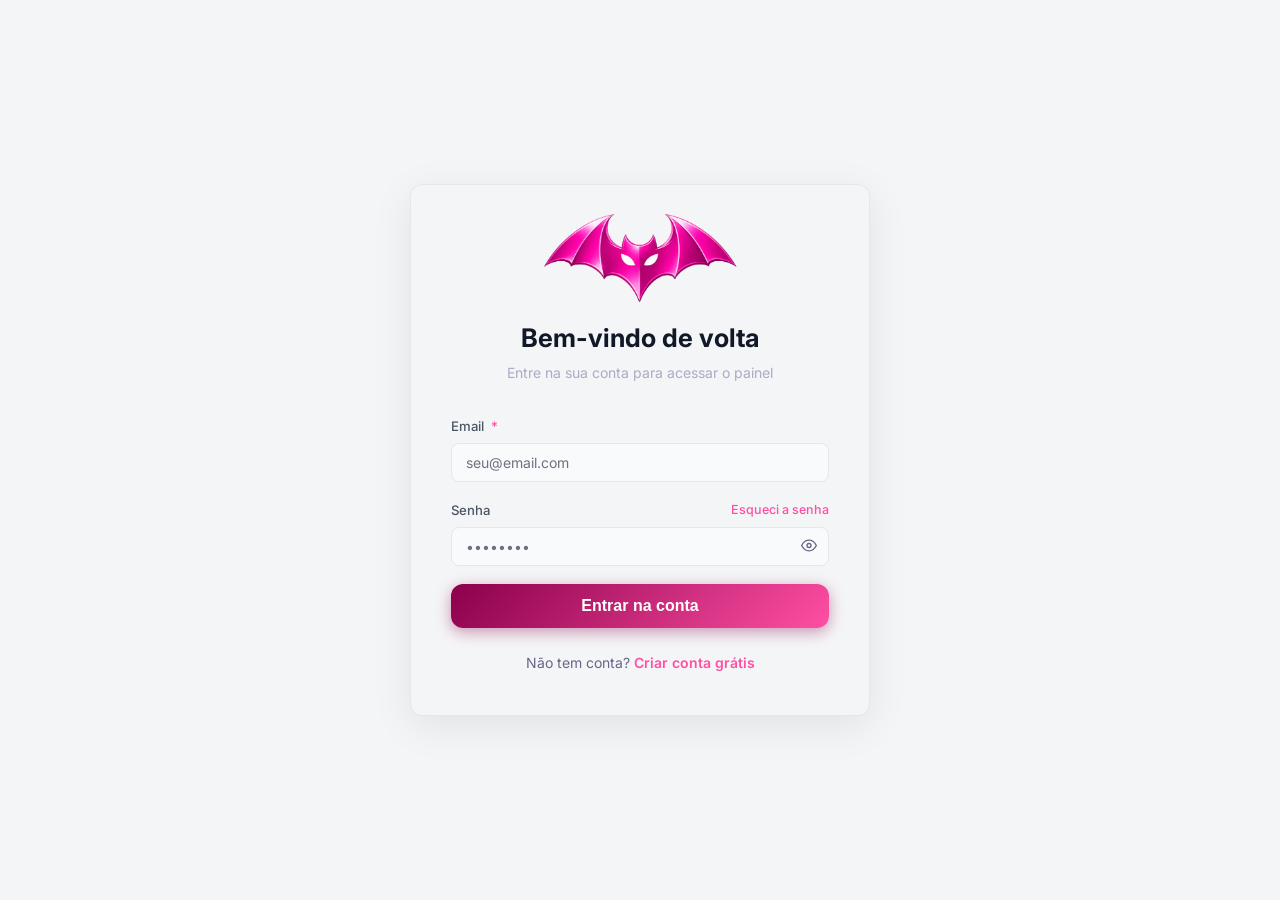
<file: pages/transactions.html>
<!DOCTYPE html>
<html lang="pt-BR">

<head>
  <meta charset="UTF-8" />
  <meta name="viewport" content="width=device-width, initial-scale=1.0" />
  <title>Transações — BatCheckout</title>
  <link rel="preconnect" href="https://fonts.googleapis.com" />
  <link href="https://fonts.googleapis.com/css2?family=Inter:wght@400;500;600;700;800&display=swap" rel="stylesheet" />
  <link rel="stylesheet" href="../assets/css/design-system.css" />
  <link rel="stylesheet" href="../assets/css/components.css" />
  <link rel="icon" type="image/png" href="../favicon.png" />
  <link rel="apple-touch-icon" href="../favicon.png" />
</head>

<body>
  <script src="../assets/js/bc.js"></script>
  <script src="../assets/js/layout.js"></script>

  <script>
    const content = BCLayout.init('transactions', 'Transações', 'Acompanhe as vendas e status dos pagamentos');

    if (content) {
      let txs = BC.auth.isAdmin() ? BC.transactions.getGlobal() : BC.transactions.getAll();
      let filterStatus = 'all';

      const render = () => {
        const filtered = filterStatus === 'all' ? txs : txs.filter(t => t.status === filterStatus);

        content.innerHTML = `
          <div class="page-header">
            <div class="page-header-left">
              <h2>Histórico de Vendas</h2>
              <p>Todas as transações processadas na sua conta</p>
            </div>
            <div style="display:flex; gap:10px;">
              <select id="statusFilter" class="form-select" style="width:160px; height:40px;">
                <option value="all">Todos os Status</option>
                <option value="approved">Aprovados</option>
                <option value="pending">Pendentes</option>
                <option value="refused">Recusados</option>
              </select>
            </div>
          </div>

          <div class="card">
            ${filtered.length === 0 ? `
              <div class="empty-state">
                ${BC.icon('search', 48)}
                <h3>Sem resultados</h3>
                <p>Nenhuma transação encontrada com os filtros atuais.</p>
              </div>
            ` : `
              <div class="table-wrapper">
                <table>
                  <thead>
                    <tr>
                      <th>ID Transação / Data</th>
                      <th>Produto / Cliente</th>
                      <th>Método</th>
                      <th>Valor</th>
                      <th>Status</th>
                      <th>Ações</th>
                    </tr>
                  </thead>
                  <tbody>
                    ${filtered.map(t => `
                      <tr>
                        <td>
                          <div style="font-family:monospace; font-size:0.75rem; color:var(--text-muted)">${t.id.split('-')[0].toUpperCase()}</div>
                          <small>${BC.format.datetime(t.createdAt)}</small>
                        </td>
                        <td>
                          <strong>${t.productName}</strong><br>
                          <small style="color:var(--text-muted)">${t.customerName} - ${t.customerEmail || ''}</small>
                        </td>
                        <td>
                           <div style="display:flex; align-items:center; gap:6px;">
                             ${t.method === 'pix' ? BC.icon('pix', 14) : BC.icon('card', 14)}
                             <span style="text-transform:uppercase; font-size:0.7rem; font-weight:600;">${t.method || 'PIX'}</span>
                           </div>
                        </td>
                        <td><strong>${BC.format.currency(t.amount)}</strong></td>
                        <td>
                        <span class="badge ${t.status === 'approved' ? 'badge-success' : t.status === 'pending' ? 'badge-warning' : 'badge-danger'}">
                    ${BC.icon(t.status === 'approved' ? 'check' : t.status === 'pending' ? 'clock' : 'x', 12)}
                    ${t.status === 'approved' ? 'Aprovado' : t.status === 'pending' ? 'Pendente' : 'Recusado'}
                  </span>      </td>
                        <td>
                          <button class="btn btn-ghost btn-sm" onclick="alert('Detalhes da transação:\\nNome: ${t.customerName}\\nEmail: ${t.customerEmail}\\nGateway ID: ${t.gatewayId || 'Não integrado'}')">${BC.icon('eye', 14)} Detalhes</button>
                        </td>
                      </tr>
                    `).join('')}
                  </tbody>
                </table>
              </div>
            `}
          </div>
        `;

        document.getElementById('statusFilter').value = filterStatus;
        document.getElementById('statusFilter').addEventListener('change', (e) => {
          filterStatus = e.target.value;
          render();
        });
      };

      render();
      BCLayout.sidebar.init();
    }
  </script>
</body>

</html>
</file>
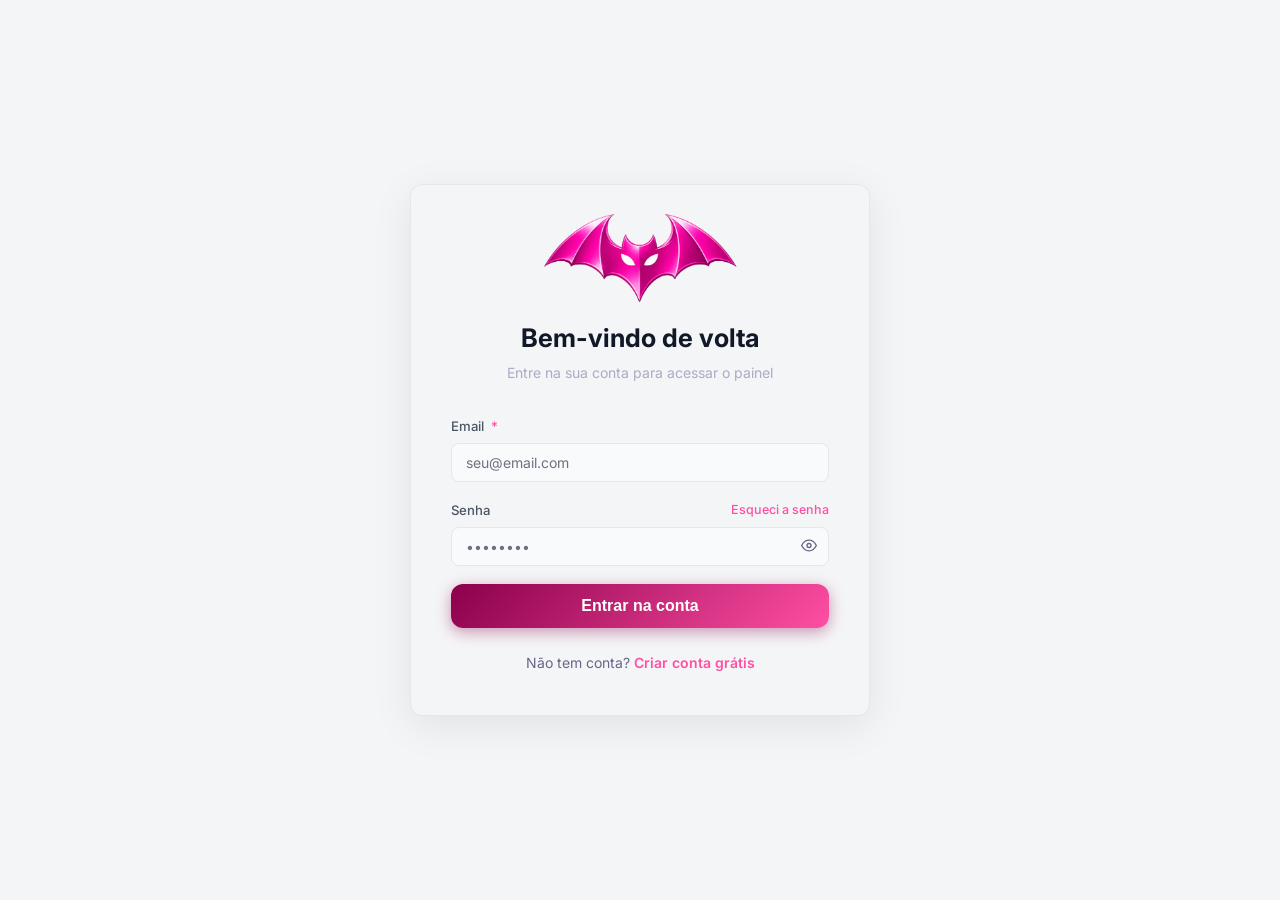
<file: pages/webhooks.html>
<!DOCTYPE html>
<html lang="pt-BR">

<head>
  <meta charset="UTF-8" />
  <meta name="viewport" content="width=device-width, initial-scale=1.0" />
  <title>Notificações (Webhooks) — BatCheckout</title>
  <link rel="preconnect" href="https://fonts.googleapis.com" />
  <link href="https://fonts.googleapis.com/css2?family=Inter:wght@400;500;600;700;800&display=swap" rel="stylesheet" />
  <link rel="stylesheet" href="../assets/css/design-system.css" />
  <link rel="stylesheet" href="../assets/css/components.css" />
  <link rel="icon" type="image/png" href="../favicon.png" />
  <link rel="apple-touch-icon" href="../favicon.png" />
</head>

<body>
  <script src="../assets/js/bc.js"></script>
  <script src="../assets/js/layout.js"></script>

  <script>
    const content = BCLayout.init('webhooks', 'Webhooks', 'Avise outros sistemas quando uma venda acontecer');

    if (content) {
      const render = () => {
        const wh = BC.webhooks.getAll();

        content.innerHTML = `
          <div class="page-header">
            <div class="page-header-left">
              <h2>Configurar Webhooks</h2>
              <p>Envie POST requests para automações, áreas de membros, etc.</p>
            </div>
            <button class="btn btn-primary" onclick="openWebhookModal()">
              ${BC.icon('plus')} Criar Webhook
            </button>
          </div>

          ${wh.length === 0 ? `
            <div class="empty-state">
              ${BC.icon('webhooks', 48)}
              <h3>Nenhum Webhook configurado</h3>
              <p>Integre o BatCheckout com plataformas externas (Make, Zapier, N8N, ActiveCampaign).</p>
              <button class="btn btn-primary mt-4" onclick="openWebhookModal()">
                Configurar meu primeiro webhook
              </button>
            </div>
          ` : `
            <div class="card">
              <div class="table-wrapper">
                <table>
                  <thead>
                    <tr>
                      <th>URL do Endpoint</th>
                      <th>Eventos</th>
                      <th>Status</th>
                      <th>Ações</th>
                    </tr>
                  </thead>
                  <tbody>
                    ${wh.map(w => `
                      <tr>
                        <td><div style="font-family:monospace; font-size:0.8rem; background:var(--bg-input); padding:4px 8px; border-radius:4px; display:inline-block;">${w.url}</div></td>
                        <td>
                           <div style="display:flex; gap:4px; flex-wrap:wrap;">
                             ${w.events.map(e => `<span class="badge ${e === 'approved' ? 'badge-success' : e === 'refused' ? 'badge-danger' : 'badge-warning'}">${e}</span>`).join('')}
                           </div>
                        </td>
                        <td>${w.active ? '<span class="badge badge-success">Ativo</span>' : '<span class="badge badge-danger">Inativo</span>'}</td>
                        <td>
                          <div style="display:flex; gap:6px; align-items:center;">
                            <button class="btn btn-secondary btn-sm" id="btn-test-${w.id}" onclick="testWebhook('${w.id}')" ${!w.active ? 'disabled style="opacity:0.5;cursor:not-allowed;"' : 'style="cursor:pointer;"'} title="Disparar Teste">
                              ${BC.icon('zap', 14)}
                            </button>
                            <button class="btn btn-secondary btn-sm" id="btn-edit-${w.id}" onclick="editWebhook('${w.id}')">${BC.icon('edit', 14)} Editar</button>
                            <button class="btn btn-danger btn-sm" id="btn-del-${w.id}" onclick="deleteWebhook('${w.id}')">${BC.icon('trash', 14)}</button>
                          </div>
                        </td>
                      </tr>
                    `).join('')}
                  </tbody>
                </table>
              </div>
            </div>
          `}

          <!-- Webhook Modal -->
          <div class="modal-overlay" id="whModal">
            <div class="modal">
              <div class="modal-header">
                <h3 id="whTitle">Novo Webhook</h3>
                <button class="modal-close" onclick="BC.modal.close('whModal')">${BC.icon('x')}</button>
              </div>
              <form id="whForm">
                <input type="hidden" id="whId" />
                <div class="modal-body">
                  <div class="form-group mb-4">
                    <label class="form-label">URL (Endpoint) <span class="required">*</span></label>
                    <input type="url" id="whUrl" class="form-input" required placeholder="https://api.meusistema.com.br/hooks" />
                  </div>
                  
                  <label class="form-label mb-2">Disparar nestes eventos <span class="required">*</span></label>
                  <div class="form-group" style="display:flex; flex-direction:column; gap:8px;">
                    <label style="display:flex; align-items:center; gap:8px; cursor:pointer;">
                      <input type="checkbox" name="whEvents" value="approved" style="accent-color:var(--primary); width:18px; height:18px;" checked />
                      <span>Transação Aprovada (PIX pago)</span>
                    </label>
                    <label style="display:flex; align-items:center; gap:8px; cursor:pointer;">
                      <input type="checkbox" name="whEvents" value="pending" style="accent-color:var(--primary); width:18px; height:18px;" checked />
                      <span>Transação Pendente (PIX gerado)</span>
                    </label>
                    <label style="display:flex; align-items:center; gap:8px; cursor:pointer;">
                      <input type="checkbox" name="whEvents" value="refused" style="accent-color:var(--primary); width:18px; height:18px;" />
                      <span>Transação Recusada (Reembolso/Cancelado)</span>
                    </label>
                  </div>

                  <div class="form-group mt-4 flex items-center justify-between">
                    <label class="form-label mb-0" style="color:var(--text-primary)">Webhook Ativo</label>
                    <label class="toggle-label" style="margin:0"><input type="checkbox" id="whActive" class="toggle-input" checked><div class="toggle-track"></div></label>
                  </div>
                </div>
                <div class="modal-footer">
                  <button type="button" class="btn btn-ghost" onclick="BC.modal.close('whModal')">Cancelar</button>
                  <button type="submit" class="btn btn-primary">Salvar Endpoint</button>
                </div>
              </form>
            </div>
          </div>
        `;

        document.getElementById('whForm')?.addEventListener('submit', (e) => {
          e.preventDefault();

          const evts = Array.from(document.querySelectorAll('input[name="whEvents"]:checked')).map(el => el.value);
          if (evts.length === 0) return BC.toast.error('Erro', 'Selecione pelo menos um evento.');

          BC.webhooks.save({
            id: document.getElementById('whId').value || undefined,
            url: document.getElementById('whUrl').value,
            events: evts,
            active: document.getElementById('whActive').checked
          });

          BC.toast.success('Salvo', 'Configuração de Webhook salva com sucesso.');
          BC.modal.close('whModal');
          render();
        });
      };

      render();

      window.openWebhookModal = () => {
        document.getElementById('whTitle').textContent = 'Novo Webhook';
        document.getElementById('whForm').reset();
        document.getElementById('whId').value = '';
        document.getElementById('whActive').checked = true;
        BC.modal.open('whModal');
      };

      window.editWebhook = (id) => {
        const w = BC.webhooks.get(id);
        if (w) {
          document.getElementById('whTitle').textContent = 'Editar Webhook';
          document.getElementById('whId').value = w.id;
          document.getElementById('whUrl').value = w.url;
          document.getElementById('whActive').checked = !!w.active;

          document.querySelectorAll('input[name="whEvents"]').forEach(el => {
            el.checked = w.events.includes(el.value);
          });
          BC.modal.open('whModal');
        }
      };

      window.deleteWebhook = (id) => {
        if (confirm('Tem certeza? Suas automações poderão parar de funcionar.')) {
          BC.webhooks.delete(id);
          BC.toast.success('Excluído', 'Webhook removido.');
          render();
        }
      };

      window.testWebhook = (id) => {
        const w = BC.webhooks.get(id);
        if (!w || !w.active) return;

        const btnTest = document.getElementById('btn-test-' + id);
        const btnEdit = document.getElementById('btn-edit-' + id);
        const btnDel = document.getElementById('btn-del-' + id);

        // Block interfaces
        const originalContent = BC.icon('zap', 14);
        btnTest.innerHTML = '<div class="loader" style="width:14px;height:14px;border-width:2px;border-top-color:var(--text-primary)"></div>';

        [btnTest, btnEdit, btnDel].forEach(btn => { if (btn) btn.disabled = true; });

        const isRealHost = w.url.includes('https://') && w.url.includes('.');
        const latency = Math.floor(Math.random() * 600) + 150; // Random ms simulation

        setTimeout(() => {
          if (isRealHost) {
            btnTest.innerHTML = '<span style="color:#FF4FA3">' + BC.icon('check', 14) + '</span>';
            BC.toast.success('Teste Enviado', 'O disparo comunicou com sucesso (200 OK em ' + latency + 'ms).');
          } else {
            btnTest.innerHTML = '<span style="color:#8B004B">' + BC.icon('x', 14) + '</span>';
            BC.toast.error('Erro de Endpoint', 'Falha no teste: Timeout invalido ou Host inexistente apos 5000ms.');
          }

          // Recover Visual State Sequence
          setTimeout(() => {
            btnTest.innerHTML = originalContent;
            [btnTest, btnEdit, btnDel].forEach(btn => { if (btn) btn.disabled = false; });
          }, 3000);

        }, latency);
      };

      BCLayout.sidebar.init();
    }
  </script>
</body>

</html>
</file>
<file: assets/css/design-system.css>
/* =============================================
   BatCheckout — Design System
   Primary: #8B004B (rosa escuro)
   Secondary: #FF4FA3 (rosa claro)
   ============================================= */

@import url('https://fonts.googleapis.com/css2?family=Inter:wght@300;400;500;600;700;800&display=swap');

:root {
    --primary: #8B004B;
    --primary-hover: #6d0039;
    --primary-light: #aa005c;
    --secondary: #FF4FA3;
    --secondary-hover: #e6378f;
    --accent: #FF4FA3;
    --bg: #f4f5f7;
    --bg-card: #ffffff;
    --bg-sidebar: #ffffff;
    --bg-input: #f9fafb;
    --bg-hover: #f3f4f6;
    --border: #e5e7eb;
    --border-light: #d1d5db;
    --text-primary: #111827;
    --text-secondary: #4b5563;
    --text-muted: #6b7280;
    --success: #FF4FA3;
    --success-bg: rgba(255, 79, 163, 0.12);
    --warning: #FF4FA3;
    --warning-bg: rgba(255, 79, 163, 0.12);
    --danger: #8B004B;
    --danger-bg: rgba(139, 0, 75, 0.12);
    --info: #FF4FA3;
    --info-bg: rgba(255, 79, 163, 0.12);
    --radius: 12px;
    --radius-sm: 8px;
    --radius-lg: 16px;
    --shadow: 0 4px 24px rgba(0, 0, 0, 0.4);
    --shadow-card: 0 2px 16px rgba(0, 0, 0, 0.3);
    --gradient: linear-gradient(135deg, var(--primary), var(--secondary));
    --transition: 0.2s ease;
    --sidebar-width: 240px;
}

*,
*::before,
*::after {
    box-sizing: border-box;
    margin: 0;
    padding: 0;
}

html {
    scroll-behavior: smooth;
}

body {
    font-family: 'Inter', -apple-system, sans-serif;
    background: var(--bg);
    color: var(--text-primary);
    line-height: 1.6;
    -webkit-font-smoothing: antialiased;
    min-height: 100vh;
}

/* ===================== SCROLLBAR ===================== */
::-webkit-scrollbar {
    width: 6px;
    height: 6px;
}

::-webkit-scrollbar-track {
    background: transparent;
}

::-webkit-scrollbar-thumb {
    background: var(--border);
    border-radius: 99px;
}

::-webkit-scrollbar-thumb:hover {
    background: var(--border-light);
}

/* ===================== TYPOGRAPHY ===================== */
h1 {
    font-size: 2rem;
    font-weight: 700;
    line-height: 1.2;
}

h2 {
    font-size: 1.5rem;
    font-weight: 700;
    line-height: 1.3;
}

h3 {
    font-size: 1.25rem;
    font-weight: 600;
}

h4 {
    font-size: 1.1rem;
    font-weight: 600;
}

p {
    color: var(--text-secondary);
}

a {
    color: var(--secondary);
    text-decoration: none;
    transition: color var(--transition);
}

a:hover {
    color: var(--accent);
}

small {
    font-size: 0.8rem;
}

/* ===================== LAYOUT ===================== */
.app-wrapper {
    display: flex;
    min-height: 100vh;
}

/* ===================== SIDEBAR ===================== */
.sidebar {
    width: var(--sidebar-width);
    background: var(--bg-sidebar);
    border-right: 1px solid var(--border);
    display: flex;
    flex-direction: column;
    position: fixed;
    left: 0;
    top: 0;
    bottom: 0;
    z-index: 100;
    transition: transform 0.3s ease;
}

.sidebar-logo {
    padding: 24px 20px;
    border-bottom: 1px solid var(--border);
    display: flex;
    align-items: center;
    gap: 12px;
}

.sidebar-logo .logo-icon {
    width: 36px;
    height: 36px;
    background: var(--gradient);
    border-radius: 10px;
    display: flex;
    align-items: center;
    justify-content: center;
    font-size: 18px;
    box-shadow: 0 0 20px rgba(255, 79, 163, 0.3);
}

.sidebar-logo .logo-text {
    font-size: 1.1rem;
    font-weight: 700;
    background: var(--gradient);
    -webkit-background-clip: text;
    -webkit-text-fill-color: transparent;
    background-clip: text;
}

.sidebar-logo .logo-badge {
    font-size: 0.6rem;
    background: var(--gradient);
    -webkit-background-clip: text;
    -webkit-text-fill-color: transparent;
    background-clip: text;
    font-weight: 600;
    letter-spacing: 1px;
    margin-top: 2px;
}

.sidebar-nav {
    flex: 1;
    padding: 16px 12px;
    overflow-y: auto;
    display: flex;
    flex-direction: column;
    gap: 2px;
}

.nav-section-label {
    font-size: 0.65rem;
    font-weight: 600;
    text-transform: uppercase;
    letter-spacing: 1.5px;
    color: var(--text-muted);
    padding: 12px 8px 6px;
}

.nav-item {
    display: flex;
    align-items: center;
    gap: 10px;
    padding: 10px 12px;
    border-radius: var(--radius-sm);
    color: var(--text-secondary);
    font-size: 0.875rem;
    font-weight: 500;
    cursor: pointer;
    transition: all var(--transition);
    text-decoration: none;
    border: 1px solid transparent;
}

.nav-item:hover {
    background: var(--bg-hover);
    color: var(--text-primary);
    text-decoration: none;
}

.nav-item.active {
    background: rgba(139, 0, 75, 0.15);
    color: var(--secondary);
    border-color: rgba(139, 0, 75, 0.3);
}

.nav-item.active svg {
    color: var(--secondary);
}

.nav-item svg {
    width: 18px;
    height: 18px;
    flex-shrink: 0;
}

.nav-item .nav-badge {
    margin-left: auto;
    font-size: 0.65rem;
    padding: 2px 7px;
    border-radius: 99px;
    background: var(--gradient);
    color: white;
    font-weight: 600;
}

.sidebar-footer {
    padding: 16px 12px;
    border-top: 1px solid var(--border);
}

.sidebar-user {
    display: flex;
    align-items: center;
    gap: 10px;
    padding: 10px 12px;
    border-radius: var(--radius-sm);
    cursor: pointer;
    transition: background var(--transition);
}

.sidebar-user:hover {
    background: var(--bg-hover);
}

.sidebar-user .avatar {
    width: 32px;
    height: 32px;
    border-radius: 50%;
    background: var(--gradient);
    display: flex;
    align-items: center;
    justify-content: center;
    font-size: 0.8rem;
    font-weight: 700;
    color: white;
    flex-shrink: 0;
}

.sidebar-user .user-info {
    flex: 1;
    min-width: 0;
}

.sidebar-user .user-name {
    font-size: 0.82rem;
    font-weight: 600;
    color: var(--text-primary);
    white-space: nowrap;
    overflow: hidden;
    text-overflow: ellipsis;
}

.sidebar-user .user-email {
    font-size: 0.7rem;
    color: var(--text-muted);
    white-space: nowrap;
    overflow: hidden;
    text-overflow: ellipsis;
}

/* ===================== MAIN CONTENT ===================== */
.main-content {
    flex: 1;
    margin-left: var(--sidebar-width);
    display: flex;
    flex-direction: column;
    min-height: 100vh;
}

/* ===================== TOPBAR ===================== */
.topbar {
    height: 64px;
    background: var(--bg-card);
    border-bottom: 1px solid var(--border);
    display: flex;
    align-items: center;
    justify-content: space-between;
    padding: 0 28px;
    position: sticky;
    top: 0;
    z-index: 50;
}

.topbar-left h1 {
    font-size: 1.125rem;
    font-weight: 700;
    color: var(--text-primary);
}

.topbar-left p {
    font-size: 0.8rem;
    color: var(--text-muted);
    margin: 0;
}

.topbar-right {
    display: flex;
    align-items: center;
    gap: 12px;
}

.topbar-btn {
    width: 36px;
    height: 36px;
    border-radius: var(--radius-sm);
    background: var(--bg-input);
    border: 1px solid var(--border);
    display: flex;
    align-items: center;
    justify-content: center;
    cursor: pointer;
    transition: all var(--transition);
    color: var(--text-secondary);
}

.topbar-btn:hover {
    background: var(--bg-hover);
    color: var(--text-primary);
    border-color: var(--border-light);
}

.topbar-btn svg {
    width: 18px;
    height: 18px;
}

/* ===================== PAGE CONTENT ===================== */
.page-content {
    flex: 1;
    padding: 28px;
    max-width: 1400px;
    width: 100%;
}

.page-header {
    display: flex;
    align-items: center;
    justify-content: space-between;
    margin-bottom: 28px;
}

.page-header-left h2 {
    font-size: 1.5rem;
}

.page-header-left p {
    font-size: 0.875rem;
    color: var(--text-muted);
}

/* ===================== CARDS ===================== */
.card {
    background: var(--bg-card);
    border: 1px solid var(--border);
    border-radius: var(--radius);
    padding: 24px;
    transition: border-color var(--transition);
}

.card:hover {
    border-color: var(--border-light);
}

.card-sm {
    padding: 16px;
}

.card-header {
    display: flex;
    align-items: center;
    justify-content: space-between;
    margin-bottom: 20px;
}

.card-title {
    font-size: 0.9rem;
    font-weight: 600;
    color: var(--text-primary);
}

.card-subtitle {
    font-size: 0.78rem;
    color: var(--text-muted);
    margin-top: 2px;
}

/* ===================== STAT CARDS ===================== */
.stat-card {
    background: var(--bg-card);
    border: 1px solid var(--border);
    border-radius: var(--radius);
    padding: 20px 24px;
    display: flex;
    flex-direction: column;
    gap: 12px;
    transition: all var(--transition);
    position: relative;
    overflow: hidden;
}

.stat-card::before {
    content: '';
    position: absolute;
    top: 0;
    left: 0;
    right: 0;
    height: 3px;
    background: var(--gradient);
    opacity: 0;
    transition: opacity var(--transition);
}

.stat-card:hover::before {
    opacity: 1;
}

.stat-card:hover {
    border-color: rgba(255, 79, 163, 0.3);
    box-shadow: 0 4px 20px rgba(139, 0, 75, 0.15);
}

.stat-card-header {
    display: flex;
    align-items: center;
    justify-content: space-between;
}

.stat-card-label {
    font-size: 0.8rem;
    font-weight: 500;
    color: var(--text-muted);
    text-transform: uppercase;
    letter-spacing: 0.5px;
}

.stat-card-icon {
    width: 36px;
    height: 36px;
    border-radius: var(--radius-sm);
    display: flex;
    align-items: center;
    justify-content: center;
}

.stat-card-icon svg {
    width: 18px;
    height: 18px;
}

.stat-card-value {
    font-size: 1.75rem;
    font-weight: 700;
    color: var(--text-primary);
    line-height: 1;
}

.stat-card-change {
    display: flex;
    align-items: center;
    gap: 6px;
    font-size: 0.78rem;
    font-weight: 500;
}

.stat-card-change.positive {
    color: var(--success);
}

.stat-card-change.negative {
    color: var(--danger);
}

/* ===================== GRID ===================== */
.grid {
    display: grid;
    gap: 20px;
}

.grid-2 {
    grid-template-columns: repeat(2, 1fr);
}

.grid-3 {
    grid-template-columns: repeat(3, 1fr);
}

.grid-4 {
    grid-template-columns: repeat(4, 1fr);
}

/* ===================== BUTTONS ===================== */
.btn {
    display: inline-flex;
    align-items: center;
    justify-content: center;
    gap: 8px;
    padding: 10px 20px;
    border-radius: var(--radius-sm);
    font-size: 0.875rem;
    font-weight: 600;
    cursor: pointer;
    border: none;
    transition: all var(--transition);
    text-decoration: none;
    white-space: nowrap;
    line-height: 1;
}

.btn svg {
    width: 16px;
    height: 16px;
}

.btn:disabled {
    opacity: 0.5;
    cursor: not-allowed;
}

.btn-primary {
    background: var(--gradient);
    color: white;
    box-shadow: 0 4px 15px rgba(139, 0, 75, 0.4);
}

.btn-primary:hover:not(:disabled) {
    box-shadow: 0 6px 20px rgba(139, 0, 75, 0.5);
    transform: translateY(-1px);
}

.btn-secondary {
    background: var(--bg-input);
    color: var(--text-primary);
    border: 1px solid var(--border);
}

.btn-secondary:hover:not(:disabled) {
    background: var(--bg-hover);
    border-color: var(--border-light);
}

.btn-ghost {
    background: transparent;
    color: var(--text-secondary);
    border: 1px solid transparent;
}

.btn-ghost:hover:not(:disabled) {
    background: var(--bg-hover);
    color: var(--text-primary);
    border-color: var(--border);
}

.btn-danger {
    background: rgba(139, 0, 75, 0.15);
    color: var(--danger);
    border: 1px solid rgba(139, 0, 75, 0.3);
}

.btn-danger:hover:not(:disabled) {
    background: rgba(139, 0, 75, 0.25);
}

.btn-sm {
    padding: 6px 14px;
    font-size: 0.8rem;
}

.btn-lg {
    padding: 14px 28px;
    font-size: 1rem;
    border-radius: var(--radius);
}

.btn-icon {
    padding: 8px;
    width: 36px;
    height: 36px;
}

/* ===================== FORMS ===================== */
.form-group {
    display: flex;
    flex-direction: column;
    gap: 6px;
}

.form-label {
    font-size: 0.82rem;
    font-weight: 500;
    color: var(--text-secondary);
}

.form-label .required {
    color: var(--secondary);
    margin-left: 3px;
}

.form-input,
.form-select,
.form-textarea {
    background: var(--bg-input);
    border: 1px solid var(--border);
    border-radius: var(--radius-sm);
    padding: 10px 14px;
    font-size: 0.875rem;
    color: var(--text-primary);
    font-family: inherit;
    transition: all var(--transition);
    width: 100%;
    outline: none;
}

.form-input:focus,
.form-select:focus,
.form-textarea:focus {
    border-color: var(--secondary);
    box-shadow: 0 0 0 3px rgba(255, 79, 163, 0.12);
}

.form-input::placeholder,
.form-textarea::placeholder {
    color: var(--text-muted);
}

.form-select {
    cursor: pointer;
    appearance: none;
    background-image: url("data:image/svg+xml,%3Csvg xmlns='http://www.w3.org/2000/svg' width='12' height='12' viewBox='0 0 24 24' fill='none' stroke='%239898b8' stroke-width='2'%3E%3Cpath d='M6 9l6 6 6-6'/%3E%3C/svg%3E");
    background-repeat: no-repeat;
    background-position: right 12px center;
    padding-right: 36px;
}

.form-textarea {
    resize: vertical;
    min-height: 80px;
}

.form-hint {
    font-size: 0.75rem;
    color: var(--text-muted);
}

.form-error {
    font-size: 0.75rem;
    color: var(--danger);
}

.form-input.error {
    border-color: var(--danger);
}

.form-row {
    display: grid;
    grid-template-columns: repeat(2, 1fr);
    gap: 16px;
}

.form-row-3 {
    display: grid;
    grid-template-columns: repeat(3, 1fr);
    gap: 16px;
}

/* ===================== TOGGLE ===================== */
.toggle-input {
    display: none;
}

.toggle-label {
    display: flex;
    align-items: center;
    gap: 10px;
    cursor: pointer;
    font-size: 0.875rem;
    color: var(--text-secondary);
}

.toggle-track {
    width: 40px;
    height: 22px;
    background: var(--bg-input);
    border: 1px solid var(--border);
    border-radius: 99px;
    position: relative;
    transition: all var(--transition);
    flex-shrink: 0;
}

.toggle-track::after {
    content: '';
    position: absolute;
    width: 16px;
    height: 16px;
    background: var(--text-muted);
    border-radius: 50%;
    top: 2px;
    left: 2px;
    transition: all var(--transition);
}

.toggle-input:checked+.toggle-label .toggle-track {
    background: var(--gradient);
    border-color: var(--secondary);
}

.toggle-input:checked+.toggle-label .toggle-track::after {
    left: 20px;
    background: white;
}

/* ===================== BADGE ===================== */
.badge {
    display: inline-flex;
    align-items: center;
    gap: 4px;
    padding: 3px 10px;
    border-radius: 99px;
    font-size: 0.72rem;
    font-weight: 600;
    text-transform: uppercase;
    letter-spacing: 0.5px;
}

.badge-success {
    background: var(--success-bg);
    color: var(--success);
}

.badge-warning {
    background: var(--warning-bg);
    color: var(--warning);
}

.badge-danger {
    background: var(--danger-bg);
    color: var(--danger);
}

.badge-info {
    background: var(--info-bg);
    color: var(--info);
}

.badge-primary {
    background: rgba(139, 0, 75, 0.15);
    color: var(--secondary);
}

.badge-muted {
    background: rgba(152, 152, 184, 0.12);
    color: var(--text-muted);
}

/* ===================== TABLE ===================== */
.table-wrapper {
    overflow-x: auto;
    border-radius: var(--radius);
    border: 1px solid var(--border);
}

table {
    width: 100%;
    border-collapse: collapse;
}

thead th {
    background: rgba(0, 0, 0, 0.02);
    padding: 12px 16px;
    text-align: left;
    font-size: 0.72rem;
    font-weight: 600;
    text-transform: uppercase;
    letter-spacing: 0.8px;
    color: var(--text-muted);
    border-bottom: 1px solid var(--border);
    white-space: nowrap;
}

tbody tr {
    transition: background var(--transition);
}

tbody tr:hover {
    background: var(--bg-hover);
}

tbody tr+tr {
    border-top: 1px solid rgba(0, 0, 0, 0.04);
}

tbody td {
    padding: 13px 16px;
    font-size: 0.875rem;
    color: var(--text-secondary);
}

tbody td strong {
    color: var(--text-primary);
    font-weight: 600;
}

/* ===================== MODAL ===================== */
.modal-overlay {
    position: fixed;
    inset: 0;
    background: rgba(0, 0, 0, 0.7);
    backdrop-filter: blur(4px);
    display: flex;
    align-items: center;
    justify-content: center;
    z-index: 1000;
    opacity: 0;
    transition: opacity 0.2s ease;
    pointer-events: none;
}

.modal-overlay.open {
    opacity: 1;
    pointer-events: all;
}

.modal {
    background: var(--bg-card);
    border: 1px solid var(--border);
    border-radius: var(--radius-lg);
    width: 90%;
    max-width: 560px;
    max-height: 90vh;
    overflow-y: auto;
    transform: translateY(20px) scale(0.98);
    transition: transform 0.2s ease;
}

.modal-overlay.open .modal {
    transform: translateY(0) scale(1);
}

.modal-header {
    display: flex;
    align-items: center;
    justify-content: space-between;
    padding: 20px 24px;
    border-bottom: 1px solid var(--border);
}

.modal-body {
    padding: 24px;
    display: flex;
    flex-direction: column;
    gap: 16px;
}

.modal-footer {
    display: flex;
    justify-content: flex-end;
    gap: 10px;
    padding: 16px 24px;
    border-top: 1px solid var(--border);
}

.modal-close {
    width: 32px;
    height: 32px;
    border-radius: var(--radius-sm);
    background: var(--bg-input);
    border: 1px solid var(--border);
    cursor: pointer;
    display: flex;
    align-items: center;
    justify-content: center;
    color: var(--text-muted);
    transition: all var(--transition);
}

.modal-close:hover {
    background: var(--bg-hover);
    color: var(--text-primary);
}

/* ===================== TABS ===================== */
.tabs {
    display: flex;
    border-bottom: 1px solid var(--border);
    margin-bottom: 24px;
}

.tab-btn {
    padding: 10px 20px;
    font-size: 0.875rem;
    font-weight: 500;
    color: var(--text-muted);
    background: none;
    border: none;
    cursor: pointer;
    border-bottom: 2px solid transparent;
    margin-bottom: -1px;
    transition: all var(--transition);
}

.tab-btn:hover {
    color: var(--text-secondary);
}

.tab-btn.active {
    color: var(--secondary);
    border-bottom-color: var(--secondary);
}

.tab-content {
    display: none;
}

.tab-content.active {
    display: block;
}

/* ===================== EMPTY STATE ===================== */
.empty-state {
    text-align: center;
    padding: 60px 20px;
    display: flex;
    flex-direction: column;
    align-items: center;
    gap: 12px;
}

.empty-state svg {
    width: 48px;
    height: 48px;
    color: var(--text-muted);
    opacity: 0.5;
}

.empty-state h3 {
    font-size: 1rem;
    color: var(--text-secondary);
}

.empty-state p {
    font-size: 0.85rem;
    color: var(--text-muted);
    max-width: 300px;
}

/* ===================== ALERT ===================== */
.alert {
    padding: 12px 16px;
    border-radius: var(--radius-sm);
    font-size: 0.85rem;
    display: flex;
    align-items: flex-start;
    gap: 10px;
}

.alert svg {
    width: 16px;
    height: 16px;
    flex-shrink: 0;
    margin-top: 1px;
}

.alert-success {
    background: var(--success-bg);
    color: var(--success);
    border: 1px solid rgba(34, 197, 94, 0.2);
}

.alert-danger {
    background: var(--danger-bg);
    color: var(--danger);
    border: 1px solid rgba(239, 68, 68, 0.2);
}

.alert-warning {
    background: var(--warning-bg);
    color: var(--warning);
    border: 1px solid rgba(245, 158, 11, 0.2);
}

.alert-info {
    background: var(--info-bg);
    color: var(--info);
    border: 1px solid rgba(59, 130, 246, 0.2);
}

/* ===================== TOAST ===================== */
.toast-container {
    position: fixed;
    bottom: 24px;
    right: 24px;
    z-index: 9999;
    display: flex;
    flex-direction: column;
    gap: 10px;
}

.toast {
    background: var(--bg-card);
    border: 1px solid var(--border);
    border-radius: var(--radius);
    padding: 14px 18px;
    min-width: 280px;
    max-width: 360px;
    display: flex;
    align-items: flex-start;
    gap: 12px;
    box-shadow: var(--shadow);
    animation: slideIn 0.3s ease;
}

.toast svg {
    width: 18px;
    height: 18px;
    flex-shrink: 0;
    margin-top: 1px;
}

.toast-title {
    font-size: 0.875rem;
    font-weight: 600;
    color: var(--text-primary);
}

.toast-msg {
    font-size: 0.8rem;
    color: var(--text-muted);
    margin-top: 2px;
}

.toast.success svg {
    color: var(--success);
}

.toast.error svg {
    color: var(--danger);
}

.toast.info svg {
    color: var(--info);
}

.toast.warning svg {
    color: var(--warning);
}

@keyframes slideIn {
    from {
        transform: translateX(100%);
        opacity: 0;
    }

    to {
        transform: translateX(0);
        opacity: 1;
    }
}

/* ===================== SEARCH ===================== */
.search-box {
    position: relative;
    display: flex;
    align-items: center;
}

.search-box svg {
    position: absolute;
    left: 12px;
    width: 16px;
    height: 16px;
    color: var(--text-muted);
    pointer-events: none;
}

.search-box input {
    padding-left: 40px;
    background: var(--bg-input);
    border: 1px solid var(--border);
    border-radius: var(--radius-sm);
    padding: 8px 14px 8px 40px;
    font-size: 0.875rem;
    color: var(--text-primary);
    font-family: inherit;
    outline: none;
    transition: all var(--transition);
    width: 260px;
}

.search-box input:focus {
    border-color: var(--secondary);
    box-shadow: 0 0 0 3px rgba(255, 79, 163, 0.1);
}

/* ===================== PROGRESS ===================== */
.progress-bar {
    height: 6px;
    background: var(--bg-input);
    border-radius: 99px;
    overflow: hidden;
}

.progress-fill {
    height: 100%;
    background: var(--gradient);
    border-radius: 99px;
    transition: width 0.5s ease;
}

/* ===================== SEPARATOR ===================== */
.sep {
    height: 1px;
    background: var(--border);
    margin: 20px 0;
}

/* ===================== COPY BUTTON ===================== */
.copy-field {
    display: flex;
    align-items: center;
    background: var(--bg-input);
    border: 1px solid var(--border);
    border-radius: var(--radius-sm);
    overflow: hidden;
}

.copy-field input {
    flex: 1;
    background: none;
    border: none;
    padding: 10px 14px;
    font-size: 0.8rem;
    color: var(--text-muted);
    font-family: monospace;
    outline: none;
}

.copy-field button {
    padding: 10px 14px;
    background: rgba(255, 79, 163, 0.1);
    border: none;
    border-left: 1px solid var(--border);
    cursor: pointer;
    color: var(--secondary);
    font-size: 0.78rem;
    font-weight: 600;
    transition: background var(--transition);
}

.copy-field button:hover {
    background: rgba(255, 79, 163, 0.2);
}

/* ===================== COLOR PICKER ===================== */
.color-swatch {
    width: 32px;
    height: 32px;
    border-radius: var(--radius-sm);
    border: 2px solid var(--border);
    cursor: pointer;
    transition: border-color var(--transition);
}

.color-swatch:hover {
    border-color: var(--secondary);
}

/* ===================== SIDEBAR MOBILE TOGGLE ===================== */
.mobile-menu-btn {
    display: none;
    position: fixed;
    bottom: 20px;
    left: 20px;
    z-index: 200;
    width: 48px;
    height: 48px;
    border-radius: 50%;
    background: var(--gradient);
    border: none;
    cursor: pointer;
    box-shadow: 0 4px 20px rgba(139, 0, 75, 0.5);
    align-items: center;
    justify-content: center;
    color: white;
}

.mobile-menu-btn svg {
    width: 22px;
    height: 22px;
}

.sidebar-overlay {
    display: none;
    position: fixed;
    inset: 0;
    background: rgba(0, 0, 0, 0.6);
    z-index: 99;
}

/* ===================== LOADER ===================== */
.loader {
    width: 20px;
    height: 20px;
    border: 2px solid rgba(0, 0, 0, 0.1);
    border-top-color: var(--primary);
    border-radius: 50%;
    animation: spin 0.8s linear infinite;
}

@keyframes spin {
    to {
        transform: rotate(360deg);
    }
}

/* ===================== GRADIENT TEXT ===================== */
.gradient-text {
    background: var(--gradient);
    -webkit-background-clip: text;
    -webkit-text-fill-color: transparent;
    background-clip: text;
}

/* ===================== RESPONSIVE ===================== */
@media (max-width: 1280px) {
    .grid-4 {
        grid-template-columns: repeat(2, 1fr);
    }
}

@media (max-width: 768px) {
    .sidebar {
        transform: translateX(-100%);
        z-index: 200;
    }

    .sidebar.mobile-open {
        transform: translateX(0);
    }

    .sidebar-overlay.mobile-open {
        display: block;
    }

    .mobile-menu-btn {
        display: flex;
    }

    .main-content {
        margin-left: 0;
    }

    .page-content {
        padding: 16px;
    }

    .grid-2,
    .grid-3,
    .grid-4 {
        grid-template-columns: 1fr;
    }

    .form-row,
    .form-row-3 {
        grid-template-columns: 1fr;
    }

    .page-header {
        flex-direction: column;
        align-items: flex-start;
        gap: 12px;
    }

    .topbar {
        padding: 0 16px;
    }
}

.mobile-menu-btn {
    display: none;
}

@media (max-width: 768px) {
    .mobile-menu-btn {
        display: flex;
        position: fixed;
        bottom: 24px;
        right: 24px;
        width: 56px;
        height: 56px;
        border-radius: 50%;
        background: var(--primary);
        color: white;
        border: none;
        box-shadow: 0 4px 12px rgba(139, 0, 75, 0.4);
        align-items: center;
        justify-content: center;
        cursor: pointer;
        z-index: 999;
    }

    .sidebar {
        transform: translateX(-100%);
        transition: 0.3s;
        position: fixed;
        z-index: 1000;
        height: 100vh;
    }

    .sidebar.mobile-open {
        transform: translateX(0);
        box-shadow: 10px 0 30px rgba(0, 0, 0, 0.1);
    }

    .sidebar-overlay {
        position: fixed;
        top: 0;
        left: 0;
        right: 0;
        bottom: 0;
        background: rgba(0, 0, 0, 0.5);
        z-index: 999;
        opacity: 0;
        visibility: hidden;
        transition: 0.3s;
    }

    .sidebar-overlay.mobile-open {
        opacity: 1;
        visibility: visible;
    }
}
</file>
<file: assets/css/components.css>
/* =============================================
   BatCheckout — Charts & Additional Styles
   ============================================= */

/* ===================== CHART CONTAINER ===================== */
.chart-container {
    position: relative;
    width: 100%;
    height: 220px;
}

canvas {
    max-width: 100%;
}

/* ===================== CHECKOUT BUILDER ===================== */
.builder-wrapper {
    display: grid;
    grid-template-columns: 280px 1fr 280px;
    gap: 0;
    height: calc(100vh - 64px);
    overflow: hidden;
}

.builder-sidebar-left,
.builder-sidebar-right {
    background: var(--bg-card);
    border-right: 1px solid var(--border);
    overflow-y: auto;
    padding: 20px 16px;
}

.builder-sidebar-right {
    border-right: none;
    border-left: 1px solid var(--border);
}

.builder-canvas {
    background: var(--bg);
    overflow-y: auto;
    display: flex;
    align-items: flex-start;
    justify-content: center;
    padding: 32px 16px;
}

.builder-phone {
    width: 375px;
    background: var(--bg-card);
    border-radius: 16px;
    border: 1px solid var(--border);
    overflow: hidden;
    min-height: 700px;
    transition: all var(--transition);
}

.builder-section-label {
    font-size: 0.68rem;
    font-weight: 600;
    text-transform: uppercase;
    letter-spacing: 1.2px;
    color: var(--text-muted);
    margin-bottom: 10px;
    margin-top: 18px;
}

.builder-section-label:first-child {
    margin-top: 0;
}

.builder-element {
    display: flex;
    align-items: center;
    gap: 10px;
    padding: 10px 12px;
    border-radius: var(--radius-sm);
    background: var(--bg-input);
    border: 1px solid var(--border);
    cursor: grab;
    font-size: 0.8rem;
    font-weight: 500;
    color: var(--text-secondary);
    margin-bottom: 6px;
    transition: all var(--transition);
    user-select: none;
}

.builder-element:hover {
    border-color: var(--secondary);
    color: var(--text-primary);
}

.builder-element svg {
    width: 16px;
    height: 16px;
    color: var(--text-muted);
    flex-shrink: 0;
}

.builder-device-bar {
    display: flex;
    align-items: center;
    justify-content: center;
    gap: 8px;
    padding: 12px;
    border-bottom: 1px solid var(--border);
    background: var(--bg-card);
}

.device-btn {
    width: 32px;
    height: 32px;
    border-radius: var(--radius-sm);
    background: transparent;
    border: 1px solid var(--border);
    cursor: pointer;
    display: flex;
    align-items: center;
    justify-content: center;
    color: var(--text-muted);
    transition: all var(--transition);
}

.device-btn:hover,
.device-btn.active {
    background: var(--bg-hover);
    color: var(--text-primary);
    border-color: var(--border-light);
}

.props-panel-title {
    font-size: 0.82rem;
    font-weight: 600;
    color: var(--text-secondary);
    padding-bottom: 12px;
    border-bottom: 1px solid var(--border);
    margin-bottom: 16px;
}

/* ===================== CHECKOUT PREVIEW ===================== */
.checkout-preview-header {
    background: #8B004B;
    padding: 20px 24px;
    color: white;
}

.checkout-preview-header h3 {
    font-size: 1.1rem;
    color: white;
}

.checkout-preview-header p {
    font-size: 0.8rem;
    color: rgba(255, 255, 255, 0.7);
}

.checkout-preview-price {
    font-size: 1.8rem;
    font-weight: 800;
    color: white;
    margin-top: 8px;
}

.checkout-preview-body {
    padding: 20px;
}

.checkout-preview-field {
    background: rgba(0, 0, 0, 0.04);
    border: 1px solid rgba(0, 0, 0, 0.1);
    border-radius: 8px;
    padding: 10px 14px;
    margin-bottom: 10px;
    font-size: 0.8rem;
    color: rgba(0, 0, 0, 0.6);
}

/* ===================== PRODUCT CARD ===================== */
.product-card {
    background: var(--bg-card);
    border: 1px solid var(--border);
    border-radius: var(--radius);
    overflow: hidden;
    transition: all var(--transition);
}

.product-card:hover {
    border-color: rgba(255, 79, 163, 0.4);
    box-shadow: 0 4px 20px rgba(139, 0, 75, 0.15);
    transform: translateY(-2px);
}

.product-card-img {
    height: 140px;
    background: linear-gradient(135deg, #f4f5f7, #e5e7eb);
    display: flex;
    align-items: center;
    justify-content: center;
    color: var(--text-muted);
}

.product-card-img svg {
    width: 48px;
    height: 48px;
    opacity: 0.3;
}

.product-card-img img {
    width: 100%;
    height: 100%;
    object-fit: cover;
}

.product-card-body {
    padding: 16px;
}

.product-card-name {
    font-size: 0.9rem;
    font-weight: 600;
    color: var(--text-primary);
    margin-bottom: 4px;
}

.product-card-price {
    font-size: 1.25rem;
    font-weight: 700;
    color: var(--secondary);
}

.product-card-meta {
    font-size: 0.75rem;
    color: var(--text-muted);
    margin-top: 4px;
}

.table {
    width: 100%;
    border-collapse: collapse;
}

.table th,
.table td {
    padding: 12px 16px;
    border-bottom: 1px solid var(--border);
    text-align: left;
    white-space: nowrap;
    /* Impede quebra, exigindo scroll no table-wrapper caso n caiba */
}

/* ===================== RESPONSIVE MOBILITY (ADMIN PANELS) ===================== */
.table-wrapper,
.table-container {
    width: 100%;
    overflow-x: auto;
    -webkit-overflow-scrolling: touch;
    box-sizing: border-box;
}

/* Garante margens adaptáveis em disposistivos pequenos */
@media (max-width: 768px) {
    .sidebar {
        display: none !important;
    }

    .main-content {
        margin-left: 0 !important;
        padding-top: 0;
    }

    .page-header {
        flex-direction: column;
        align-items: flex-start;
        gap: 16px;
    }

    .card {
        padding: 16px;
        /* Pads Menores */
        overflow-x: hidden;
    }
}

.product-card-footer {
    padding: 12px 16px;
    border-top: 1px solid var(--border);
    display: flex;
    gap: 8px;
}

/* ===================== GATEWAY CARDS ===================== */
.gateway-card {
    background: var(--bg-card);
    border: 1px solid var(--border);
    border-radius: var(--radius);
    padding: 20px;
    display: flex;
    align-items: center;
    gap: 16px;
    transition: all var(--transition);
    cursor: pointer;
}

.gateway-card:hover {
    border-color: var(--border-light);
}

.gateway-card.connected {
    border-color: rgba(34, 197, 94, 0.3);
    background: rgba(34, 197, 94, 0.04);
}

.gateway-logo {
    width: 48px;
    height: 48px;
    border-radius: var(--radius-sm);
    display: flex;
    align-items: center;
    justify-content: center;
    font-size: 0.75rem;
    font-weight: 700;
    flex-shrink: 0;
}

.gateway-name {
    font-size: 0.9rem;
    font-weight: 600;
    color: var(--text-primary);
}

.gateway-status {
    font-size: 0.75rem;
    color: var(--text-muted);
    margin-top: 2px;
}

/* ===================== PIXEL CARD ===================== */
.pixel-card {
    background: var(--bg-card);
    border: 1px solid var(--border);
    border-radius: var(--radius);
    padding: 16px 20px;
    display: flex;
    align-items: center;
    gap: 14px;
    transition: all var(--transition);
}

.pixel-icon {
    width: 40px;
    height: 40px;
    border-radius: 10px;
    display: flex;
    align-items: center;
    justify-content: center;
    flex-shrink: 0;
    font-size: 1.1rem;
}

/* ===================== WEBHOOK LIST ===================== */
.webhook-item {
    background: var(--bg-card);
    border: 1px solid var(--border);
    border-radius: var(--radius);
    padding: 16px 20px;
    display: flex;
    align-items: center;
    gap: 14px;
    transition: all var(--transition);
    margin-bottom: 10px;
}

.webhook-item:hover {
    border-color: var(--border-light);
}

.webhook-url {
    font-size: 0.8rem;
    font-family: monospace;
    color: var(--text-secondary);
    flex: 1;
    overflow: hidden;
    text-overflow: ellipsis;
    white-space: nowrap;
}

.webhook-events {
    display: flex;
    gap: 6px;
    flex-wrap: wrap;
}

/* ===================== PUBLIC CHECKOUT ===================== */
.checkout-public-wrapper {
    min-height: 100vh;
    background: var(--bg);
    display: flex;
    align-items: flex-start;
    justify-content: center;
    padding: 40px 16px;
}

.checkout-public-container {
    width: 100%;
    max-width: 480px;
}

.checkout-public-header {
    text-align: center;
    margin-bottom: 24px;
}

.checkout-public-card {
    background: var(--bg-card);
    border: 1px solid var(--border);
    border-radius: 16px;
    overflow: hidden;
}

.checkout-product-banner {
    padding: 24px;
    display: flex;
    align-items: center;
    gap: 16px;
}

.checkout-product-img {
    width: 64px;
    height: 64px;
    border-radius: 12px;
    object-fit: cover;
    background: rgba(139, 0, 75, 0.2);
    display: flex;
    align-items: center;
    justify-content: center;
    flex-shrink: 0;
}

.checkout-product-name {
    font-size: 1rem;
    font-weight: 700;
    color: var(--text-primary);
}

.checkout-product-price {
    font-size: 1.5rem;
    font-weight: 800;
}

.checkout-form-section {
    padding: 24px;
    border-top: 1px solid var(--border);
}

.checkout-form-title {
    font-size: 0.78rem;
    font-weight: 600;
    text-transform: uppercase;
    letter-spacing: 1px;
    color: #666688;
    margin-bottom: 16px;
}

.checkout-pix-section {
    padding: 24px;
    text-align: center;
    border-top: 1px solid var(--border);
}

.pix-qrcode {
    width: 200px;
    height: 200px;
    background: white;
    border-radius: 12px;
    margin: 0 auto 16px;
    display: flex;
    align-items: center;
    justify-content: center;
    position: relative;
    overflow: hidden;
}

.pix-qrcode canvas {
    border-radius: 8px;
}

.pix-timer {
    font-size: 1.5rem;
    font-weight: 700;
    color: #FF4FA3;
    margin: 8px 0;
}

.pix-status {
    display: flex;
    align-items: center;
    justify-content: center;
    gap: 8px;
    font-size: 0.85rem;
    color: #9898b8;
    margin-bottom: 16px;
}

.pix-pulse {
    width: 8px;
    height: 8px;
    border-radius: 50%;
    background: #FF4FA3;
    animation: pulse 1.5s ease infinite;
}

@keyframes pulse {

    0%,
    100% {
        opacity: 1;
        transform: scale(1);
    }

    50% {
        opacity: 0.5;
        transform: scale(1.3);
    }
}

.order-bump-card {
    margin: 0 24px 24px;
    border: 2px dashed rgba(255, 79, 163, 0.3);
    border-radius: 12px;
    padding: 16px;
    background: rgba(139, 0, 75, 0.06);
    cursor: pointer;
    transition: all 0.2s ease;
}

.order-bump-card:hover {
    border-color: rgba(255, 79, 163, 0.6);
}

.order-bump-card.selected {
    border-style: solid;
    border-color: #FF4FA3;
    background: rgba(139, 0, 75, 0.12);
}

/* ===================== API KEY ===================== */
.api-key-item {
    display: flex;
    align-items: center;
    gap: 14px;
    padding: 14px 20px;
    border-bottom: 1px solid var(--border);
}

.api-key-item:last-child {
    border-bottom: none;
}

.api-key-name {
    font-size: 0.875rem;
    font-weight: 600;
    color: var(--text-primary);
}

.api-key-meta {
    font-size: 0.75rem;
    color: var(--text-muted);
}

.api-key-value {
    font-family: monospace;
    font-size: 0.78rem;
    color: var(--text-muted);
    background: var(--bg-input);
    padding: 4px 10px;
    border-radius: 6px;
    border: 1px solid var(--border);
}

/* ===================== PLAN/PRICING ===================== */
.plan-card {
    position: relative;
    background: var(--bg-card);
    border: 1px solid var(--border);
    border-radius: var(--radius-lg);
    padding: 28px;
    text-align: center;
    transition: all var(--transition);
}

.plan-card.featured {
    border-color: var(--secondary);
    box-shadow: 0 0 40px rgba(139, 0, 75, 0.2);
}

.plan-price {
    font-size: 2.5rem;
    font-weight: 800;
    color: var(--text-primary);
    line-height: 1;
    margin: 12px 0 4px;
}

.plan-price sup {
    font-size: 1rem;
    font-weight: 600;
    vertical-align: top;
    margin-top: 10px;
}

/* ===================== NOTIFICATION BADGE ===================== */
.notif-badge {
    position: absolute;
    top: -4px;
    right: -4px;
    width: 16px;
    height: 16px;
    border-radius: 50%;
    background: var(--danger);
    font-size: 0.6rem;
    font-weight: 700;
    color: white;
    display: flex;
    align-items: center;
    justify-content: center;
    border: 2px solid var(--bg-card);
}

/* ===================== UTILITY ===================== */
.flex {
    display: flex;
}

.flex-col {
    flex-direction: column;
}

.items-center {
    align-items: center;
}

.justify-between {
    justify-content: space-between;
}

.justify-center {
    justify-content: center;
}

.gap-2 {
    gap: 8px;
}

.gap-3 {
    gap: 12px;
}

.gap-4 {
    gap: 16px;
}

.gap-6 {
    gap: 24px;
}

.w-full {
    width: 100%;
}

.mt-1 {
    margin-top: 4px;
}

.mt-2 {
    margin-top: 8px;
}

.mt-4 {
    margin-top: 16px;
}

.mb-4 {
    margin-bottom: 16px;
}

.mb-6 {
    margin-bottom: 24px;
}

.text-center {
    text-align: center;
}

.text-right {
    text-align: right;
}

.text-muted {
    color: var(--text-muted);
}

.text-sm {
    font-size: 0.82rem;
}

.font-bold {
    font-weight: 700;
}

.font-semibold {
    font-weight: 600;
}

.truncate {
    overflow: hidden;
    text-overflow: ellipsis;
    white-space: nowrap;
}

.relative {
    position: relative;
}

.hidden {
    display: none !important;
}

/* ===================== ADMIN ===================== */
.admin-banner {
    background: linear-gradient(135deg, rgba(139, 0, 75, 0.2), rgba(255, 79, 163, 0.1));
    border: 1px solid rgba(255, 79, 163, 0.3);
    border-radius: var(--radius);
    padding: 16px 20px;
    display: flex;
    align-items: center;
    gap: 12px;
    margin-bottom: 24px;
}

.admin-banner svg {
    color: var(--secondary);
    flex-shrink: 0;
}

.admin-banner-title {
    font-size: 0.9rem;
    font-weight: 600;
    color: var(--text-primary);
}

.admin-banner-sub {
    font-size: 0.78rem;
    color: var(--text-muted);
}

 / *   T e m p l a t e s   * /   . t e m p l a t e - m o d e r n o    {
     
}

   . t e m p l a t e - m i n i m a l i s t a   . c h e c k o u t - p u b l i c - c a r d    {
       b o r d e r :    n o n e ;
       b o x - s h a d o w :    0   1 0 p x   4 0 p x   r g b a ( 0 ,    0 ,    0 ,    0 . 0 8 ) ;
       b o r d e r - r a d i u s :    2 0 p x ;
       
}

   . t e m p l a t e - m i n i m a l i s t a   . c h e c k o u t - p r o d u c t - b a n n e r    {
       b a c k g r o u n d :    t r a n s p a r e n t    ! i m p o r t a n t ;
       b o r d e r - b o t t o m :    1 p x   s o l i d   v a r ( - - b o r d e r ) ;
       
}

   . t e m p l a t e - m i n i m a l i s t a   . c h e c k o u t - p r o d u c t - i m g    {
       b o r d e r - r a d i u s :    5 0 %    ! i m p o r t a n t ;
       
}

   . t e m p l a t e - c l a s s i c o   . c h e c k o u t - p u b l i c - c a r d    {
       b o r d e r - r a d i u s :    4 p x ;
       b o r d e r :    2 p x   s o l i d   v a r ( - - b o r d e r - l i g h t ) ;
       b o x - s h a d o w :    n o n e ;
       
}

   . t e m p l a t e - c l a s s i c o   . c h e c k o u t - p r o d u c t - b a n n e r ,
   . t e m p l a t e - c l a s s i c o   . c h e c k o u t - p r o d u c t - i m g    {
       b o r d e r - r a d i u s :    4 p x    ! i m p o r t a n t ;
       
}

   . t e m p l a t e - c l a s s i c o   . f o r m - i n p u t    {
       b o r d e r - r a d i u s :    4 p x ;
       
}

   . t e m p l a t e - c l a s s i c o   . b t n    {
       b o r d e r - r a d i u s :    4 p x ;
       
}

/* ===================== SWITCH TOGGLE ===================== */
.switch {
    position: relative;
    display: inline-block;
    width: 44px;
    height: 24px;
}

.switch input {
    opacity: 0;
    width: 0;
    height: 0;
}

.slider {
    position: absolute;
    cursor: pointer;
    top: 0;
    left: 0;
    right: 0;
    bottom: 0;
    background-color: var(--border);
    transition: .4s;
}

.slider:before {
    position: absolute;
    content: "";
    height: 18px;
    width: 18px;
    left: 3px;
    bottom: 3px;
    background-color: white;
    transition: .4s;
}

input:checked+.slider {
    background-color: var(--secondary);
}

input:focus+.slider {
    box-shadow: 0 0 1px var(--secondary);
}

input:checked+.slider:before {
    transform: translateX(20px);
}

.slider.round {
    border-radius: 34px;
}

.slider.round:before {
    border-radius: 50%;
}

.align-center {
    align-items: center;
}

.justify-between {
    justify-content: space-between;
}

.d-flex {
    display: flex;
}

.py-2 {
    padding-top: 8px;
    padding-bottom: 8px;
}

       
</file>
